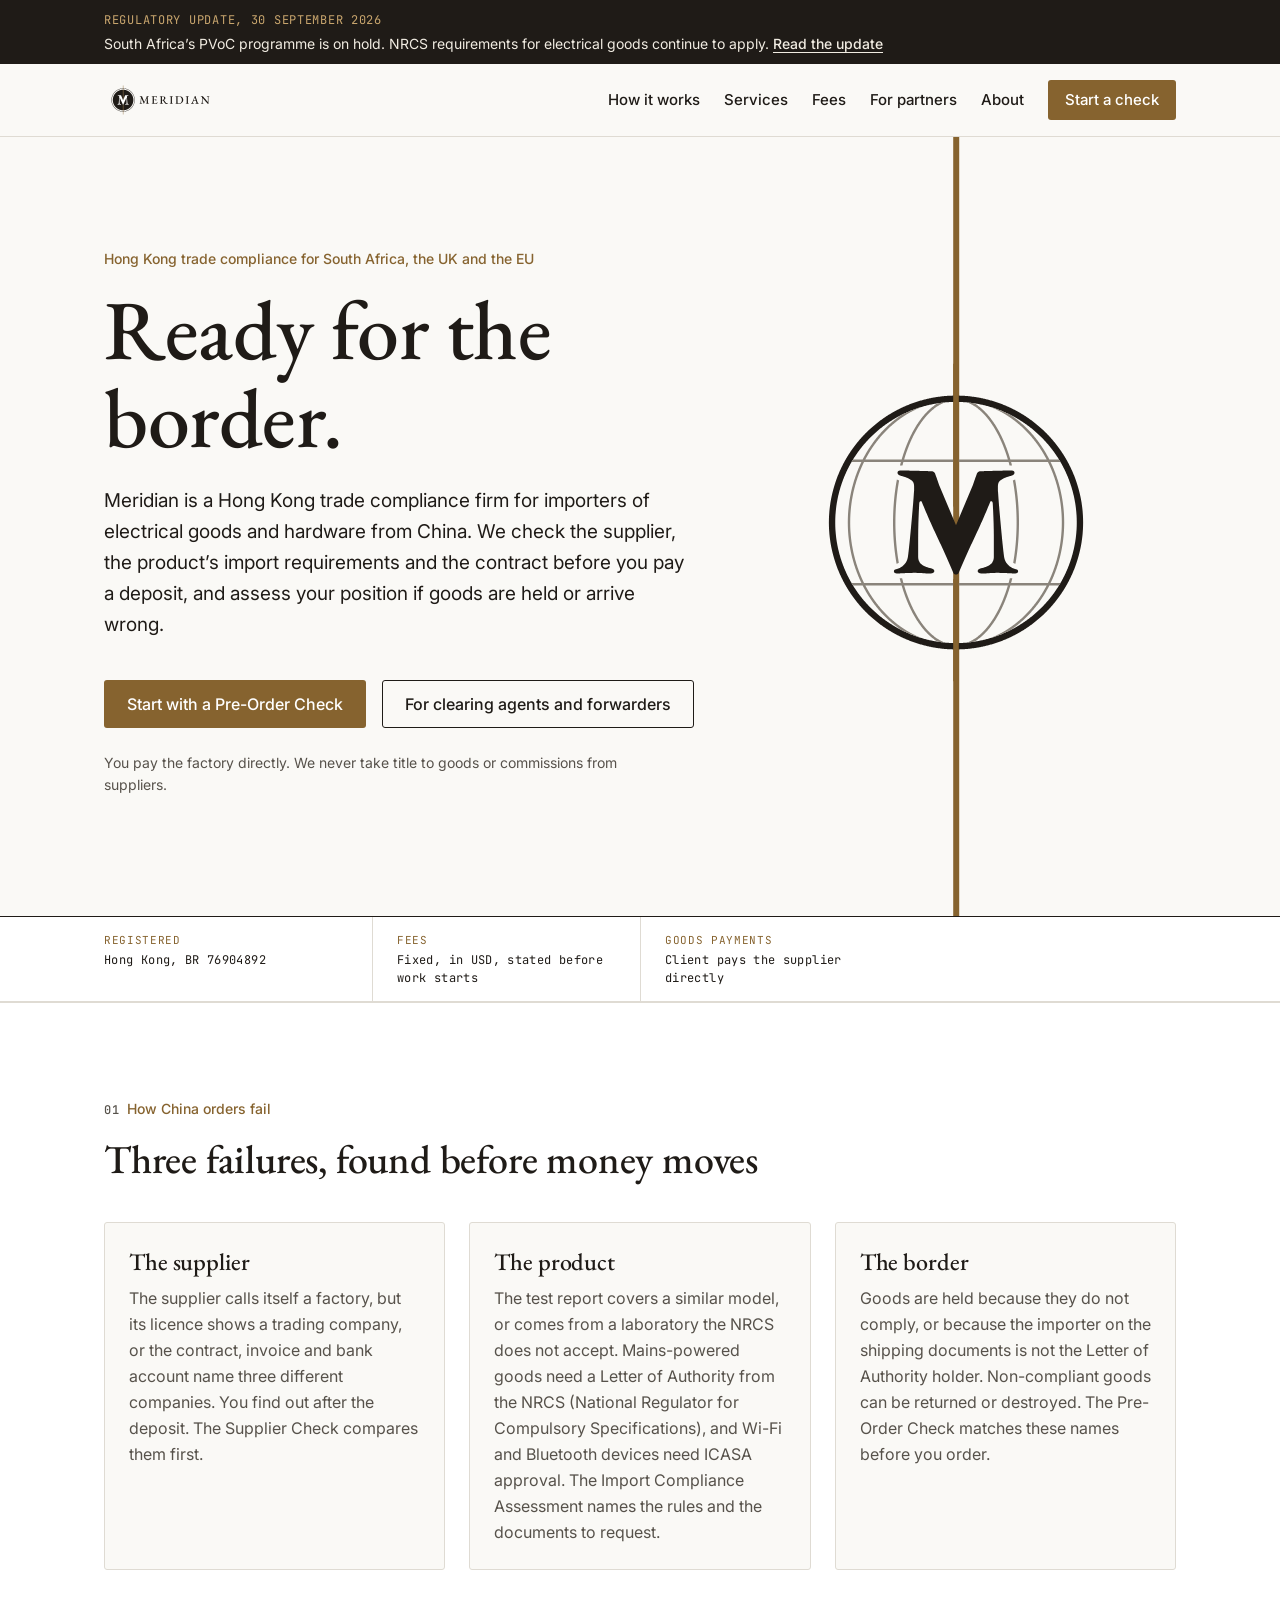
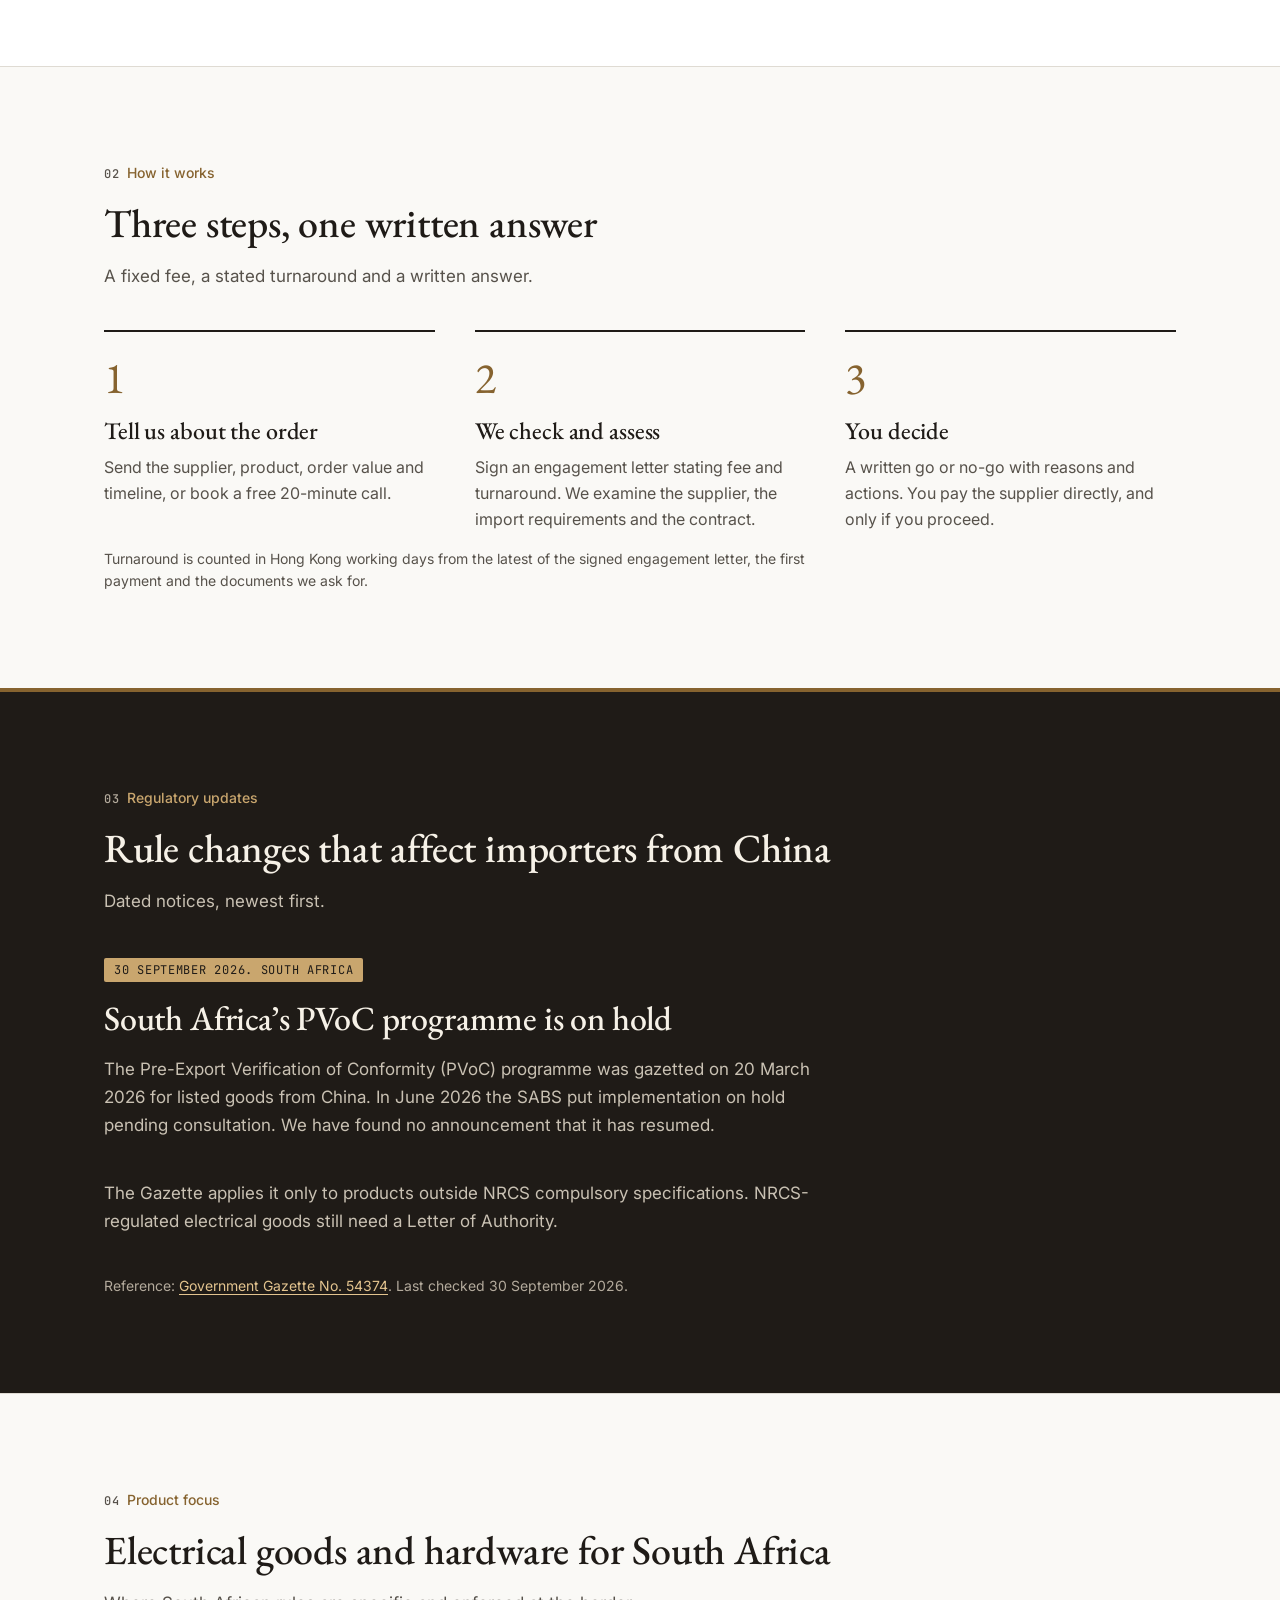
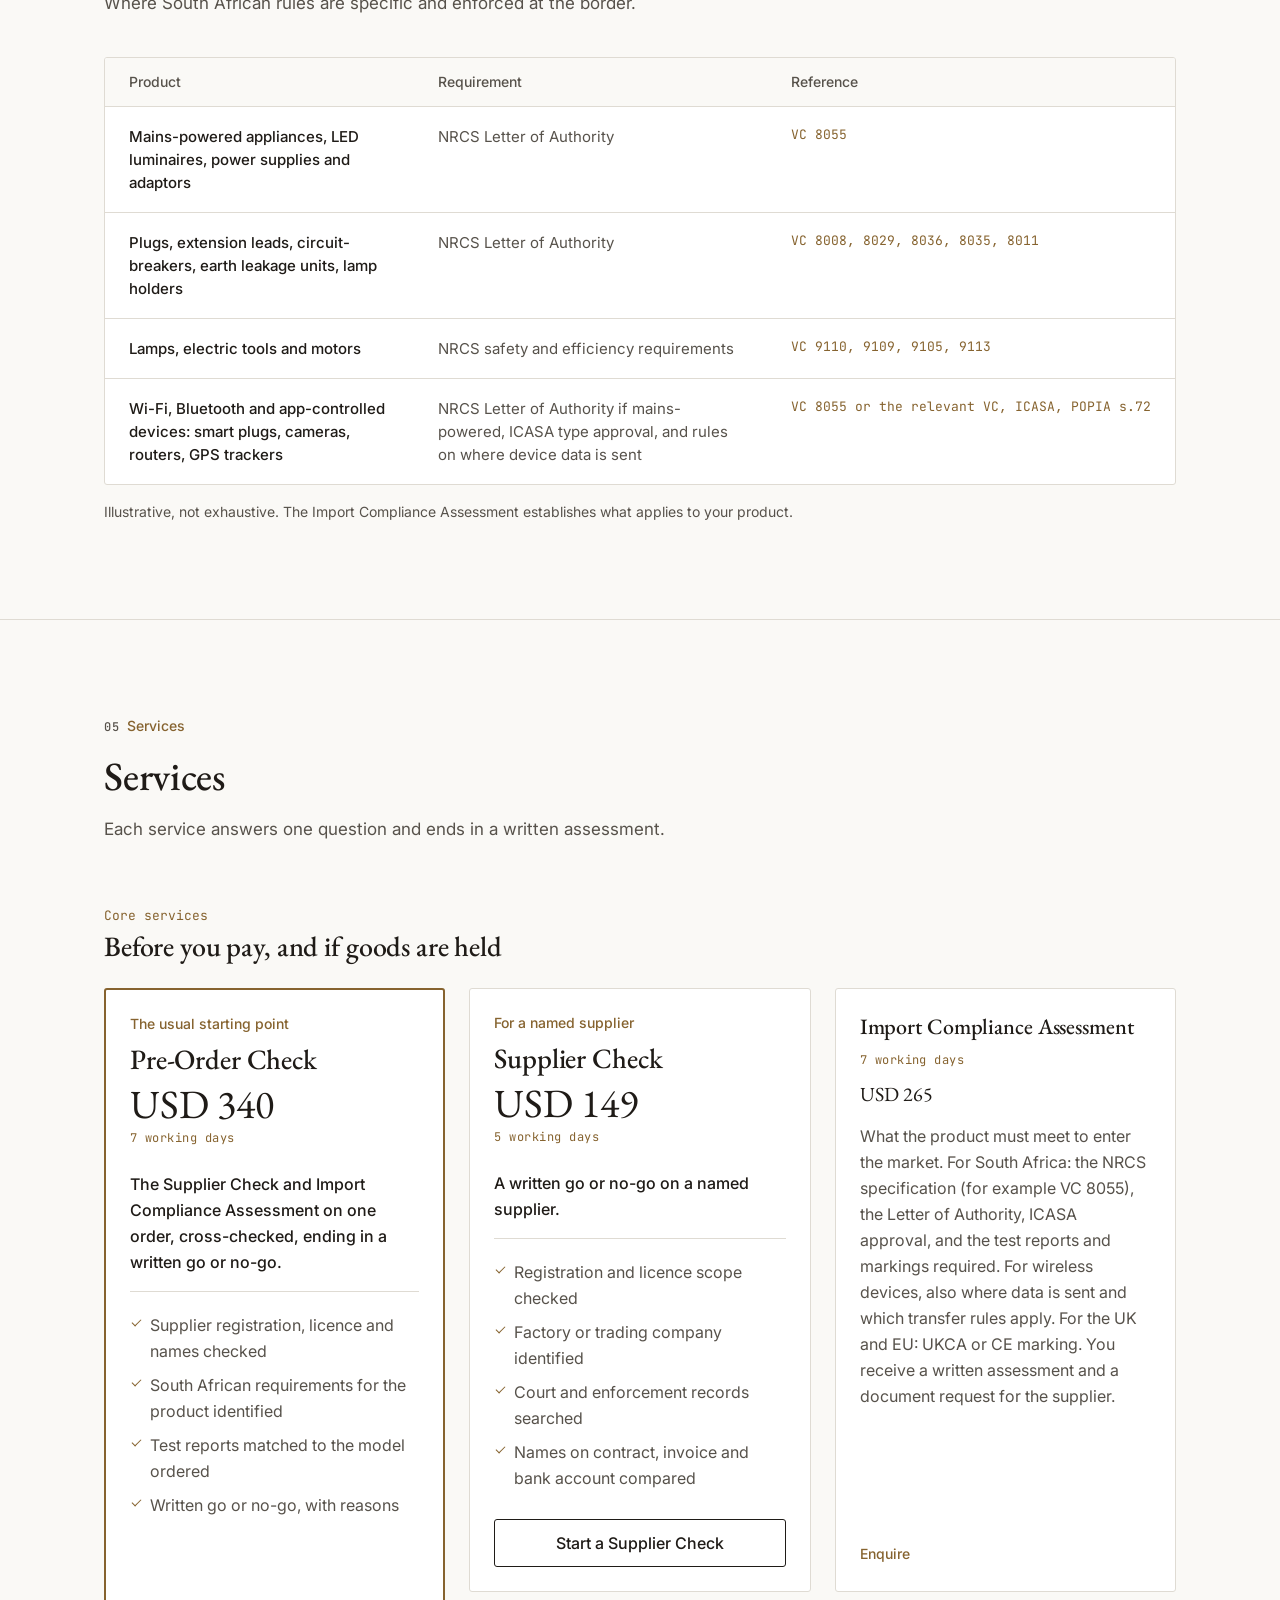
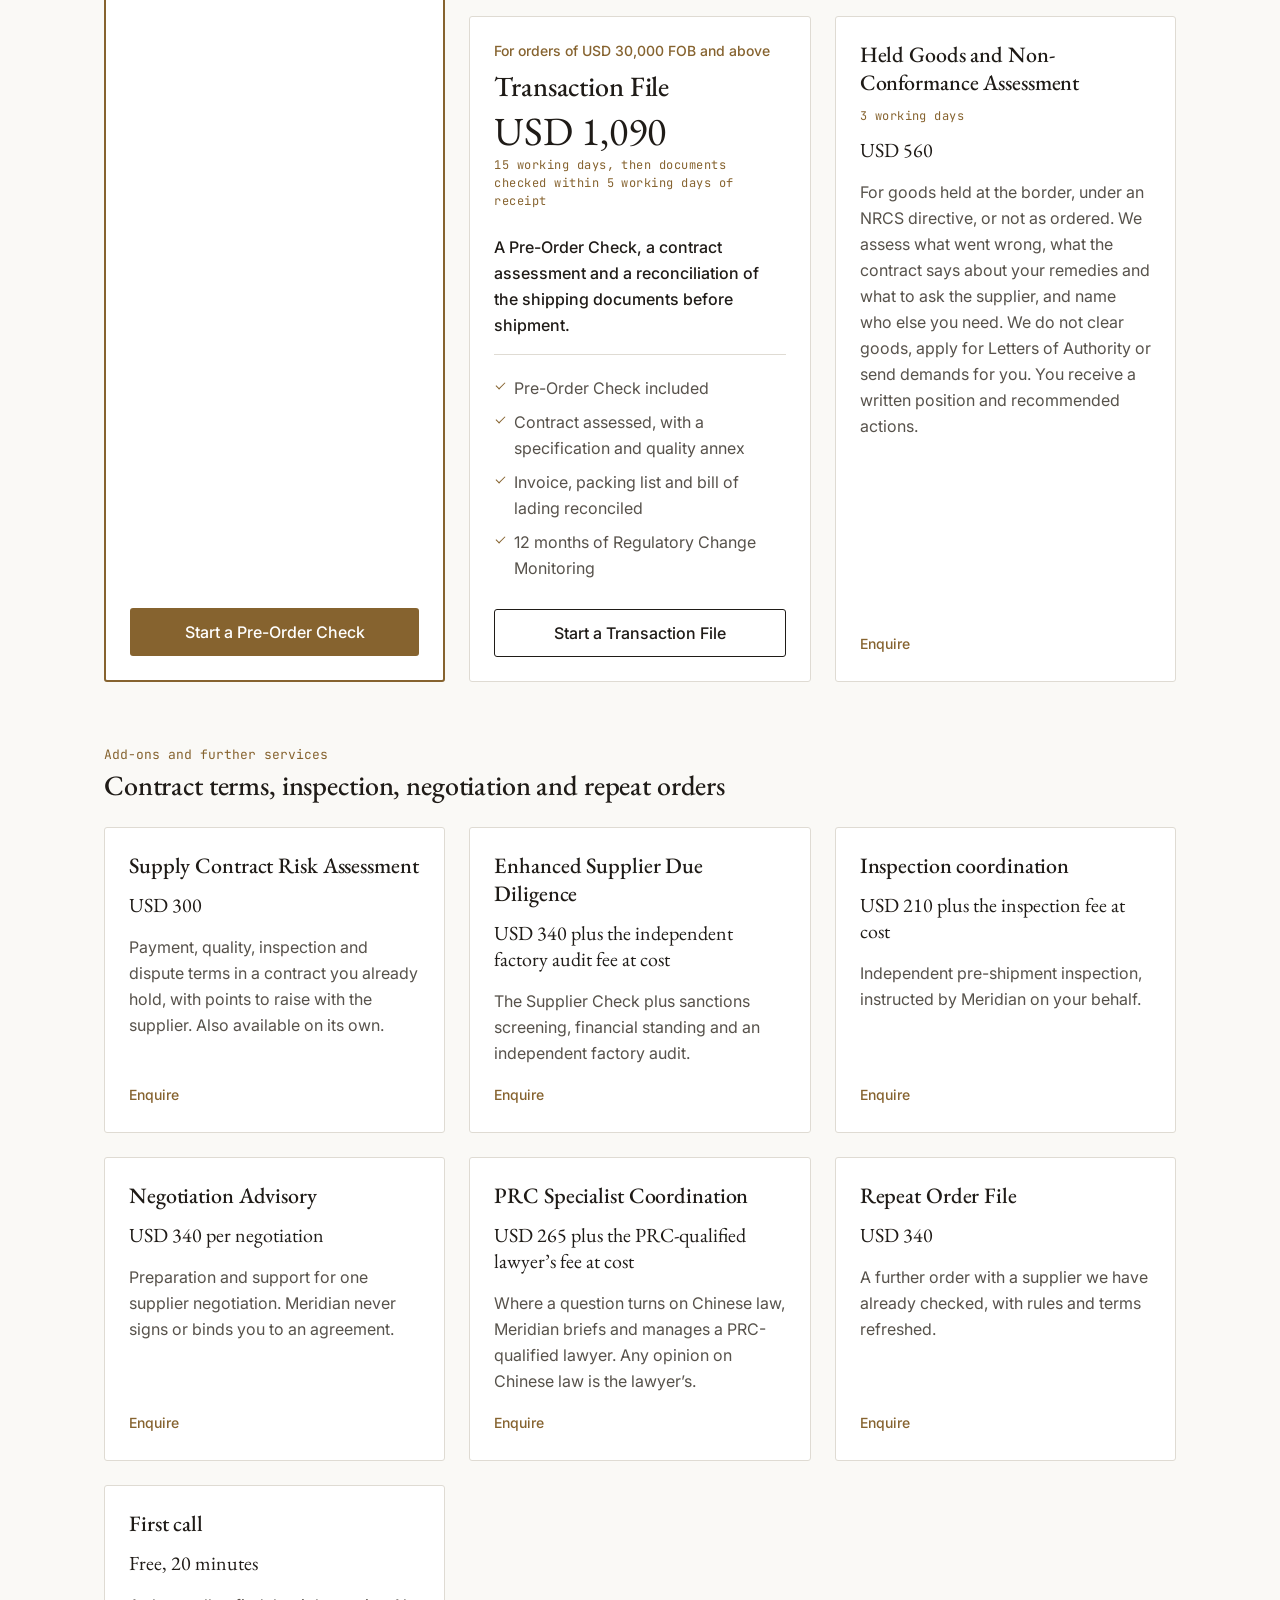
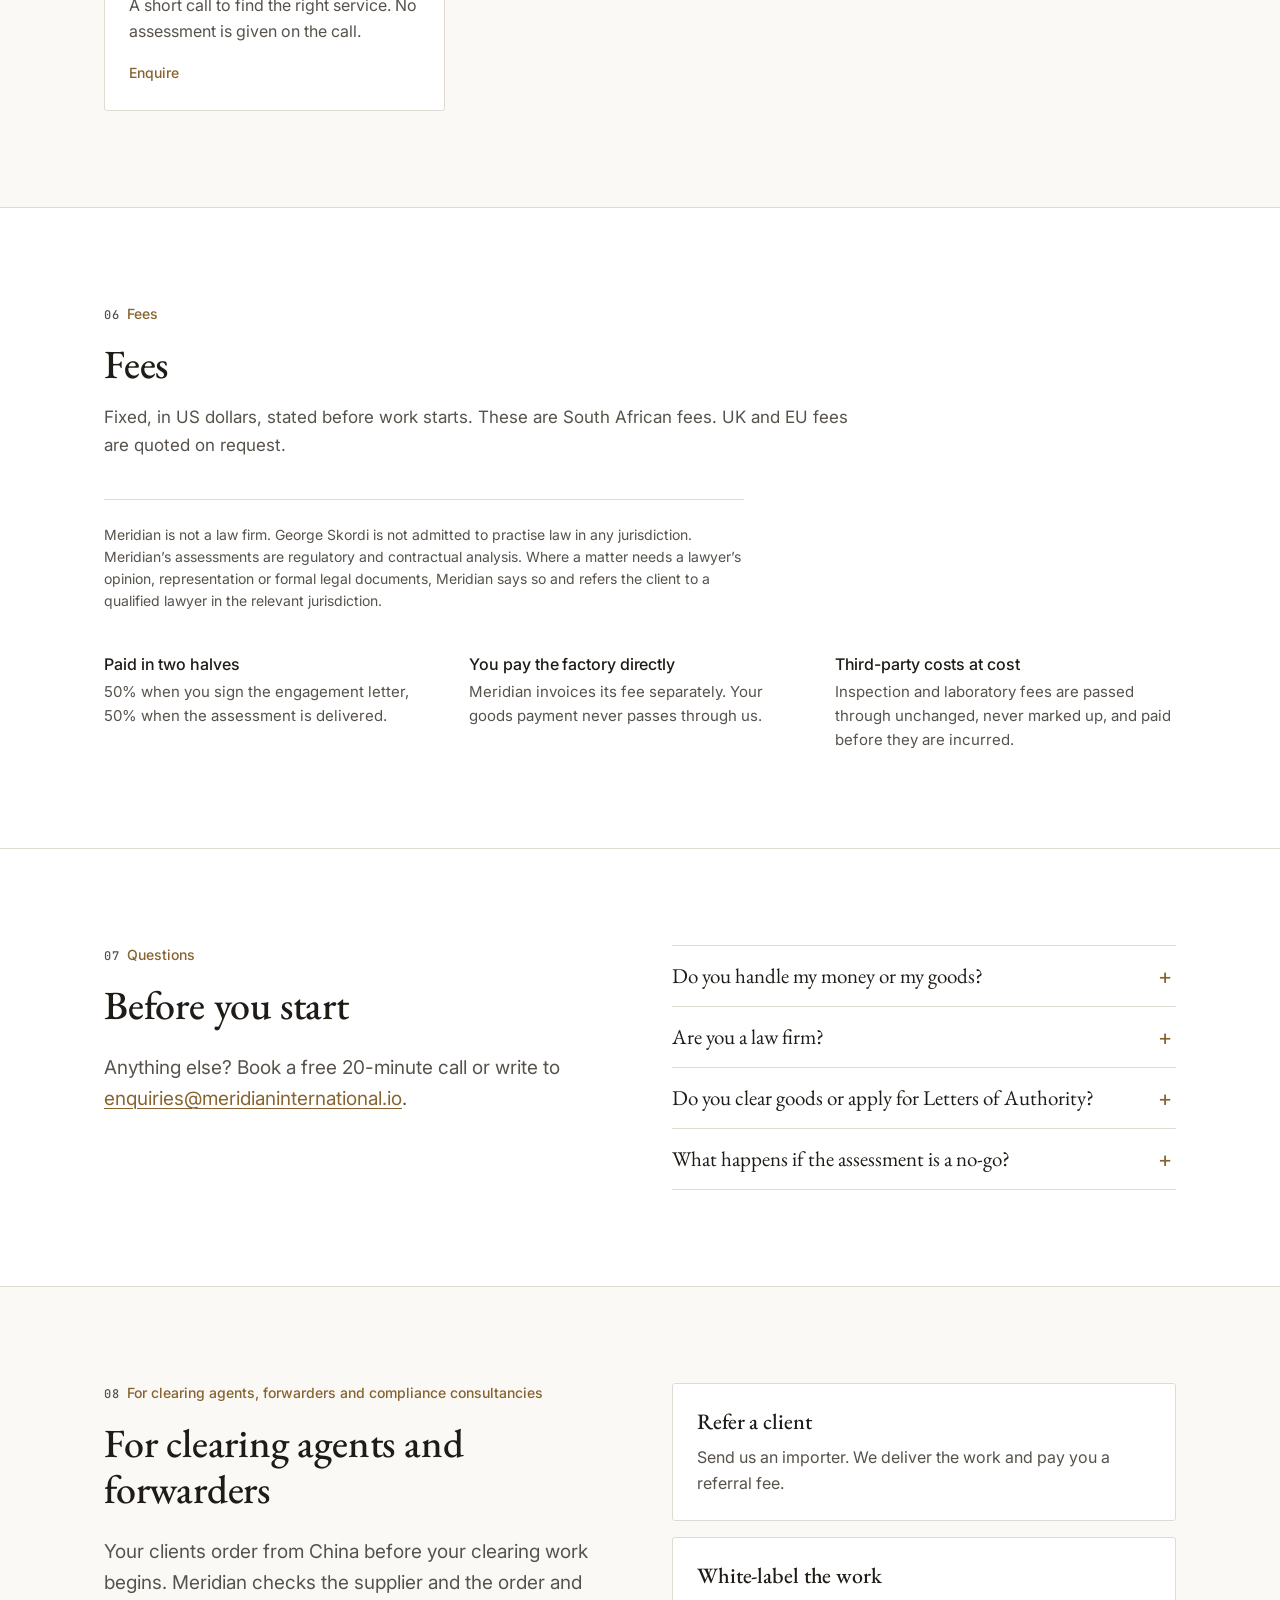
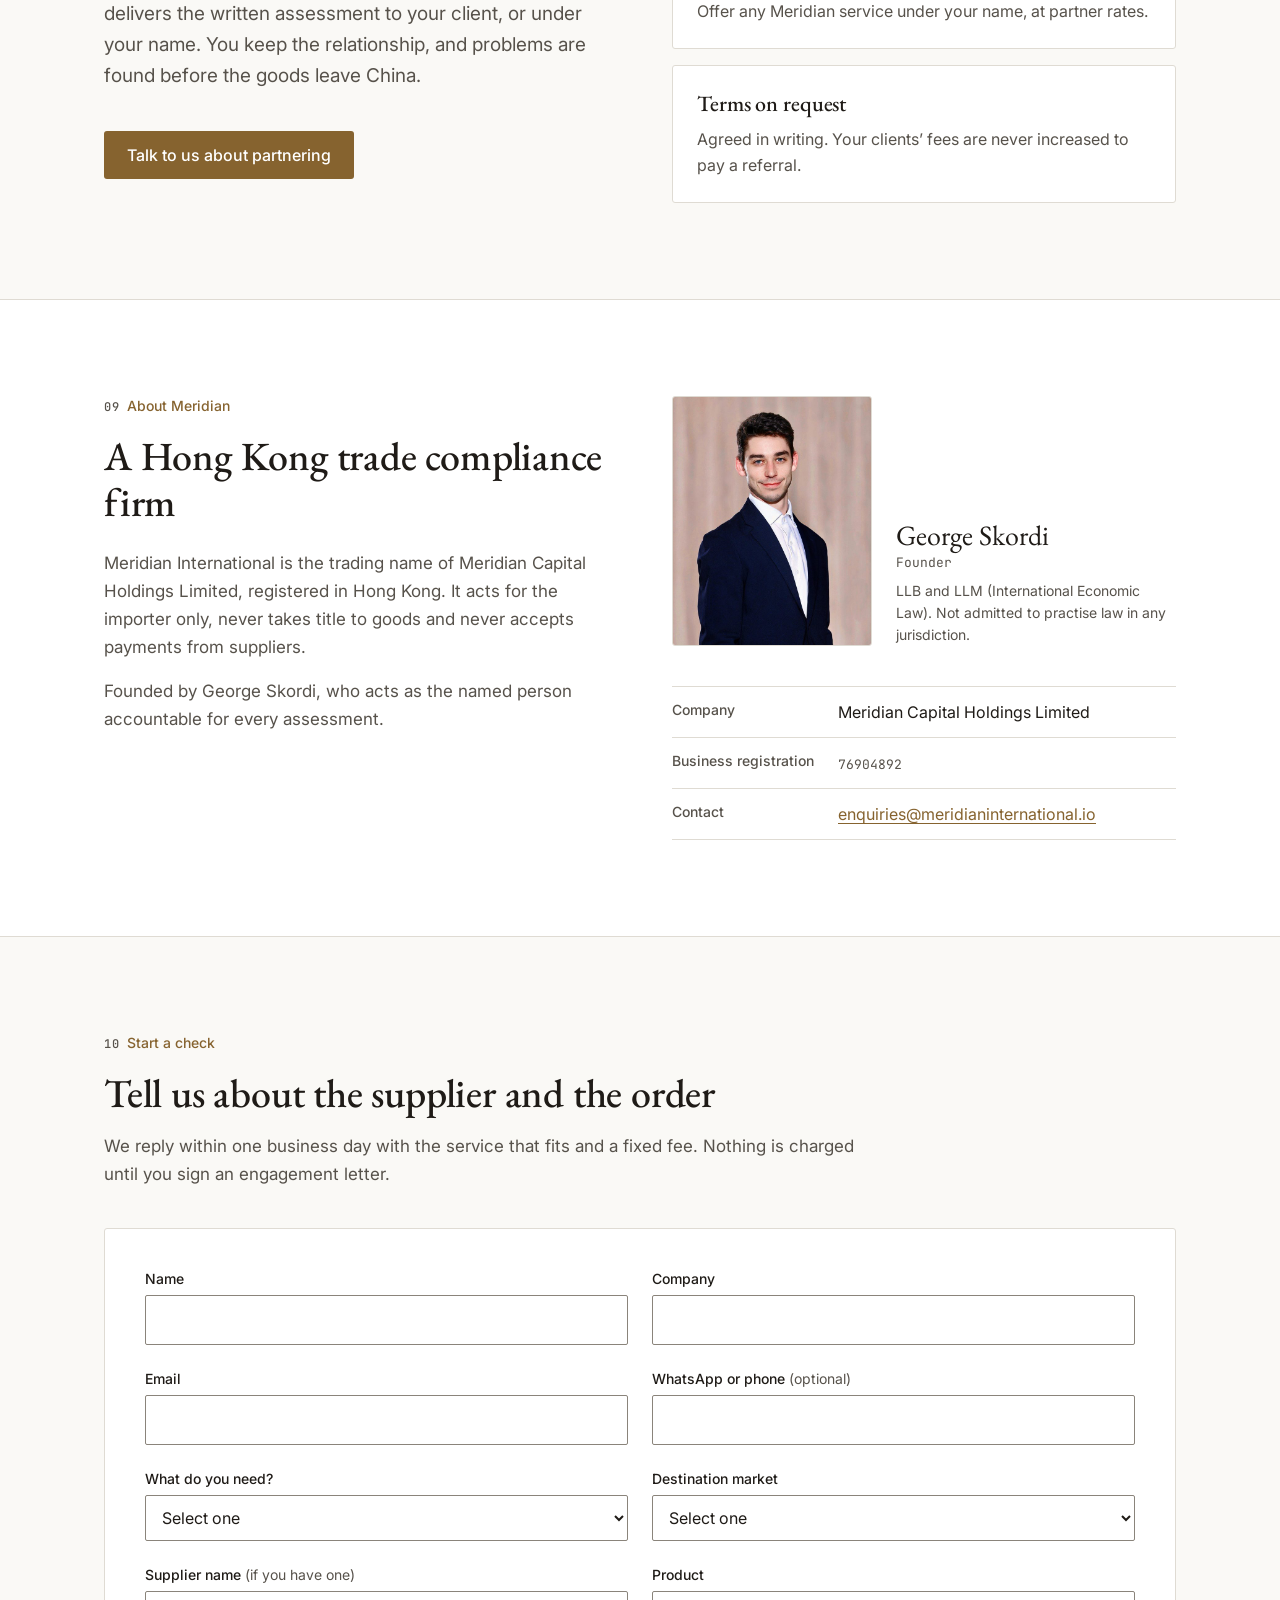
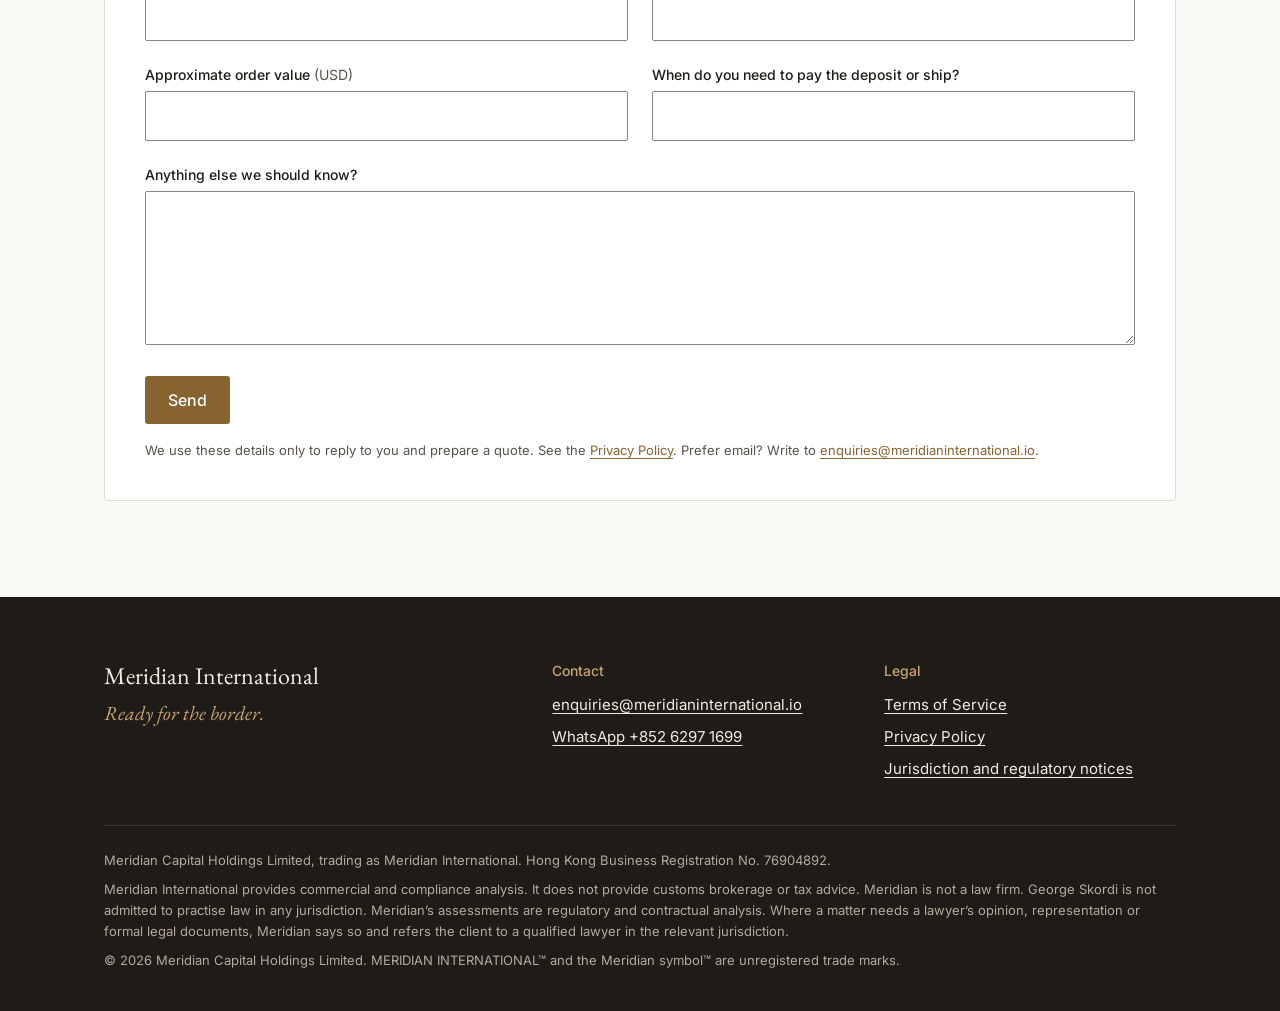
<file: index.html>
<!DOCTYPE html>
<html lang="en">
<head>
  <meta charset="UTF-8">
  <meta name="viewport" content="width=device-width, initial-scale=1.0">
  <title>Meridian International | Hong Kong trade compliance for China-import buyers</title>
  <meta name="description" content="Hong Kong trade compliance firm for importers of electrical goods and hardware from China. Supplier checks, NRCS and ICASA import requirements, contract assessment and help when goods are held. Fixed fees in US dollars.">
  <meta name="theme-color" content="#FAF9F6">
  <meta property="og:title" content="Meridian International: Ready for the border.">
  <meta property="og:description" content="Hong Kong trade compliance firm for importers of electrical goods and hardware from China. Supplier checks, NRCS and ICASA import requirements, contract assessment and help when goods are held. Fixed fees in US dollars.">
  <meta property="og:type" content="website">
  <meta property="og:url" content="https://meridianinternational.io/">
  <link rel="canonical" href="https://meridianinternational.io/">
  <link rel="preconnect" href="https://fonts.googleapis.com">
  <link rel="preconnect" href="https://fonts.gstatic.com" crossorigin>
  <link href="https://fonts.googleapis.com/css2?family=EB+Garamond:ital,wght@0,400;0,500;1,400&family=Inter:wght@400;500&family=JetBrains+Mono:wght@400&display=swap" rel="stylesheet">
  <link rel="stylesheet" href="/assets/site.css">
  <link rel="icon" type="image/svg+xml" href="/favicon.svg">
  <link rel="alternate icon" href="/favicon.ico">
  <link rel="apple-touch-icon" href="/apple-touch-icon.png">
  <script>
    /* Canonical fee list. The only place fee amounts are set. Every price shown
       on the page reads from here, so a price change is a one-line edit. */
    window.MERIDIAN_FEES = {
      'supplier-check':                   'USD 149',
      'import-compliance-assessment':     'USD 265',
      'pre-order-check':                  'USD 340',
      'transaction-file':                 'USD 1,090',
      'held-goods-assessment':            'USD 560',
      'supply-contract-risk-assessment':  'USD 300',
      'enhanced-supplier-due-diligence':  'USD 340 plus the independent factory audit fee at cost',
      'inspection-coordination':          'USD 210 plus the inspection fee at cost',
      'negotiation-advisory':             'USD 340 per negotiation',
      'prc-specialist-coordination':      'USD 265 plus the PRC-qualified lawyer’s fee at cost',
      'repeat-order-file':                'USD 340',
      'regulatory-change-monitoring':     'Included with every Transaction File',
      'first-call':                       'Free, 20 minutes'
        };
  </script>
</head>
<body>
  <a class="skip-link" href="#main">Skip to content</a>

  <div class="notice-bar" role="region" aria-label="Regulatory update">
    <div class="container notice-bar-inner">
      <span class="tag">Regulatory update, 30 September 2026</span>
      <span>South Africa&rsquo;s PVoC programme is on hold. NRCS requirements for electrical goods continue to apply. <a href="#updates">Read the update</a></span>
    </div>
  </div>

  <header class="site-header">
    <div class="container site-header-inner">
      <a class="brand-link" href="/" aria-label="Meridian International, home">
        <img src="/assets/brand/meridian-lockup-compact.svg" alt="Meridian" width="970" height="378">
      </a>
      <nav class="site-nav" aria-label="Main">
        <a href="#how">How it works</a>
        <a href="#services">Services</a>
        <a href="#fees">Fees</a>
        <a href="#partners">For partners</a>
        <a href="#about">About</a>
        <a class="btn btn-primary" href="#start">Start a check</a>
      </nav>
    </div>
  </header>

  <main id="main">

    <!-- Hero -->
    <section class="hero" aria-labelledby="hero-title">
      <div class="container hero-inner">
        <div class="hero-copy">
          <p class="eyebrow">Hong Kong trade compliance for South Africa, the UK and the EU</p>
          <h1 id="hero-title" class="display">Ready for the border.</h1>
          <p class="lead">Meridian is a Hong Kong trade compliance firm for importers of electrical goods and hardware from China. We check the supplier, the product&rsquo;s import requirements and the contract before you pay a deposit, and assess your position if goods are held or arrive wrong.</p>
          <div class="hero-actions">
            <a class="btn btn-primary" href="#start" data-tier="Pre-Order Check">Start with a Pre-Order Check</a>
            <a class="btn btn-secondary" href="#partners">For clearing agents and forwarders</a>
          </div>
          <p class="hero-trust">You pay the factory directly. We never take title to goods or commissions from suppliers.</p>
        </div>
        <div class="hero-mark" aria-hidden="true">
          <img src="/assets/brand/meridian-symbol.svg" alt="" width="236" height="286">
        </div>
      </div>
    </section>

    <!-- Spec strip -->
    <div class="spec-strip">
      <div class="container spec-grid">
        <div class="spec-cell"><span>Registered</span>Hong Kong, BR 76904892</div>
        <div class="spec-cell"><span>Fees</span>Fixed, in USD, stated before work starts</div>
        <div class="spec-cell"><span>Goods payments</span>Client pays the supplier directly</div>
      </div>
    </div>

    <!-- Where imports go wrong -->
    <section class="section section-raised" aria-labelledby="problems-title">
      <div class="container">
        <div class="section-head">
          <p class="eyebrow"><span class="idx">01</span>How China orders fail</p>
          <h2 id="problems-title">Three failures, found before money moves</h2>
        </div>
        <div class="grid-3">
          <article class="card">
            <h3>The supplier</h3>
            <p>The supplier calls itself a factory, but its licence shows a trading company, or the contract, invoice and bank account name three different companies. You find out after the deposit. The Supplier Check compares them first.</p>
          </article>
          <article class="card">
            <h3>The product</h3>
            <p>The test report covers a similar model, or comes from a laboratory the NRCS does not accept. Mains-powered goods need a Letter of Authority from the NRCS (National Regulator for Compulsory Specifications), and Wi-Fi and Bluetooth devices need ICASA approval. The Import Compliance Assessment names the rules and the documents to request.</p>
          </article>
          <article class="card">
            <h3>The border</h3>
            <p>Goods are held because they do not comply, or because the importer on the shipping documents is not the Letter of Authority holder. Non-compliant goods can be returned or destroyed. The Pre-Order Check matches these names before you order.</p>
          </article>
        </div>
      </div>
    </section>

    <!-- How it works -->
    <section class="section" id="how" aria-labelledby="how-title">
      <div class="container">
        <div class="section-head">
          <p class="eyebrow"><span class="idx">02</span>How it works</p>
          <h2 id="how-title">Three steps, one written answer</h2>
          <p>A fixed fee, a stated turnaround and a written answer.</p>
        </div>
        <ol class="steps">
          <li>
            <span class="step-num" aria-hidden="true">1</span>
            <h3>Tell us about the order</h3>
            <p>Send the supplier, product, order value and timeline, or book a free 20-minute call.</p>
          </li>
          <li>
            <span class="step-num" aria-hidden="true">2</span>
            <h3>We check and assess</h3>
            <p>Sign an engagement letter stating fee and turnaround. We examine the supplier, the import requirements and the contract.</p>
          </li>
          <li>
            <span class="step-num" aria-hidden="true">3</span>
            <h3>You decide</h3>
            <p>A written go or no-go with reasons and actions. You pay the supplier directly, and only if you proceed.</p>
          </li>
        </ol>
        <p class="table-note">Turnaround is counted in Hong Kong working days from the latest of the signed engagement letter, the first payment and the documents we ask for.</p>
      </div>
    </section>

    <!-- Regulatory notice: South Africa PVoC (dark band) -->
    <section class="section section-dark" id="updates" aria-labelledby="updates-title">
      <div class="container">
        <div class="section-head">
          <p class="eyebrow"><span class="idx">03</span>Regulatory updates</p>
          <h2 id="updates-title">Rule changes that affect importers from China</h2>
          <p>Dated notices, newest first.</p>
        </div>
        <article class="update-entry" id="pvoc-notice" aria-labelledby="pvoc-title">
        <span class="update-tag">30 September 2026. South Africa</span>
        <h3 id="pvoc-title">South Africa&rsquo;s PVoC programme is on hold</h3>
        <p class="update-lede">The Pre-Export Verification of Conformity (PVoC) programme was gazetted on 20 March 2026 for listed goods from China. In June 2026 the SABS put implementation on hold pending consultation. We have found no announcement that it has resumed.</p>
        <p class="update-lede">The Gazette applies it only to products outside NRCS compulsory specifications. NRCS-regulated electrical goods still need a Letter of Authority.</p>
        <p class="dark-note">Reference: <a href="https://www.gov.za/sites/default/files/gcis_document/202603/54374gon7284.pdf" rel="noopener">Government Gazette No. 54374</a>. Last checked 30 September 2026.</p>
        </article>
      </div>
    </section>

    <!-- Product focus: electrical and hardware -->
    <section class="section" id="focus" aria-labelledby="focus-title">
      <div class="container">
        <div class="section-head">
          <p class="eyebrow"><span class="idx">04</span>Product focus</p>
          <h2 id="focus-title">Electrical goods and hardware for South Africa</h2>
          <p>Where South African rules are specific and enforced at the border.</p>
        </div>
        <div class="fees-wrap">
          <table class="fees method">
            <thead>
              <tr><th scope="col">Product</th><th scope="col">Requirement</th><th scope="col">Reference</th></tr>
            </thead>
            <tbody>
              <tr><td data-label="Product">Mains-powered appliances, LED luminaires, power supplies and adaptors</td><td data-label="Requirement">NRCS Letter of Authority</td><td class="mono" data-label="Reference">VC 8055</td></tr>
              <tr><td data-label="Product">Plugs, extension leads, circuit-breakers, earth leakage units, lamp holders</td><td data-label="Requirement">NRCS Letter of Authority</td><td class="mono" data-label="Reference">VC 8008, 8029, 8036, 8035, 8011</td></tr>
              <tr><td data-label="Product">Lamps, electric tools and motors</td><td data-label="Requirement">NRCS safety and efficiency requirements</td><td class="mono" data-label="Reference">VC 9110, 9109, 9105, 9113</td></tr>
              <tr><td data-label="Product">Wi-Fi, Bluetooth and app-controlled devices: smart plugs, cameras, routers, GPS trackers</td><td data-label="Requirement">NRCS Letter of Authority if mains-powered, ICASA type approval, and rules on where device data is sent</td><td class="mono" data-label="Reference">VC 8055 or the relevant VC, ICASA, POPIA s.72</td></tr>
            </tbody>
          </table>
        </div>
        <p class="table-note">Illustrative, not exhaustive. The Import Compliance Assessment establishes what applies to your product.</p>
      </div>
    </section>

    <!-- Services -->
    <section class="section" id="services" aria-labelledby="services-title">
      <div class="container">
        <div class="section-head">
          <p class="eyebrow"><span class="idx">05</span>Services</p>
          <h2 id="services-title">Services</h2>
          <p>Each service answers one question and ends in a written assessment.</p>
        </div>

        <div class="stage-group">
          <div class="stage-head">
            <p class="check-num">Core services</p>
            <h3>Before you pay, and if goods are held</h3>
          </div>
          <div class="stage-grid core">
            <article class="tier tier-featured">
              <p class="tier-tag">The usual starting point</p>
              <h3>Pre-Order Check</h3>
              <p class="tier-price"><span data-fee="pre-order-check">USD 340</span></p>
              <p class="service-time">7 working days</p>
              <p class="tier-when">The Supplier Check and Import Compliance Assessment on one order, cross-checked, ending in a written go or no-go.</p>
              <ul>
                <li>Supplier registration, licence and names checked</li>
                <li>South African requirements for the product identified</li>
                <li>Test reports matched to the model ordered</li>
                <li>Written go or no-go, with reasons</li>
              </ul>
              <a class="btn btn-primary" href="#start" data-tier="Pre-Order Check">Start a Pre-Order Check</a>
            </article>
            <article class="tier">
              <p class="tier-tag">For a named supplier</p>
              <h3>Supplier Check</h3>
              <p class="tier-price"><span data-fee="supplier-check">USD 149</span></p>
              <p class="service-time">5 working days</p>
              <p class="tier-when">A written go or no-go on a named supplier.</p>
              <ul>
                <li>Registration and licence scope checked</li>
                <li>Factory or trading company identified</li>
                <li>Court and enforcement records searched</li>
                <li>Names on contract, invoice and bank account compared</li>
              </ul>
              <a class="btn btn-secondary" href="#start" data-tier="Supplier Check">Start a Supplier Check</a>
            </article>
            <article class="card service-card">
              <h3>Import Compliance Assessment</h3>
              <p class="service-time">7 working days</p>
              <p>What the product must meet to enter the market. For South Africa: the NRCS specification (for example VC 8055), the Letter of Authority, ICASA approval, and the test reports and markings required. For wireless devices, also where data is sent and which transfer rules apply. For the UK and EU: UKCA or CE marking. You receive a written assessment and a document request for the supplier.</p>
              <p class="service-fee"><span data-fee="import-compliance-assessment">USD 265</span></p>
              <a class="service-cta" href="#start" data-tier="Import Compliance Assessment">Enquire</a>
            </article>
            <article class="tier">
              <p class="tier-tag">For orders of USD 30,000 FOB and above</p>
              <h3>Transaction File</h3>
              <p class="tier-price"><span data-fee="transaction-file">USD 1,090</span></p>
              <p class="service-time">15 working days, then documents checked within 5 working days of receipt</p>
              <p class="tier-when">A Pre-Order Check, a contract assessment and a reconciliation of the shipping documents before shipment.</p>
              <ul>
                <li>Pre-Order Check included</li>
                <li>Contract assessed, with a specification and quality annex</li>
                <li>Invoice, packing list and bill of lading reconciled</li>
                <li>12 months of Regulatory Change Monitoring</li>
              </ul>
              <a class="btn btn-secondary" href="#start" data-tier="Transaction File">Start a Transaction File</a>
            </article>
            <article class="card service-card">
              <h3>Held Goods and Non-Conformance Assessment</h3>
              <p class="service-time">3 working days</p>
              <p>For goods held at the border, under an NRCS directive, or not as ordered. We assess what went wrong, what the contract says about your remedies and what to ask the supplier, and name who else you need. We do not clear goods, apply for Letters of Authority or send demands for you. You receive a written position and recommended actions.</p>
              <p class="service-fee"><span data-fee="held-goods-assessment">USD 560</span></p>
              <a class="service-cta" href="#start" data-tier="Held Goods and Non-Conformance Assessment">Enquire</a>
            </article>
          </div>
        </div>

        <div class="stage-group">
          <div class="stage-head">
            <p class="check-num">Add-ons and further services</p>
            <h3>Contract terms, inspection, negotiation and repeat orders</h3>
          </div>
          <div class="stage-grid">
            <article class="card service-card">
              <h3>Supply Contract Risk Assessment</h3>
              <p>Payment, quality, inspection and dispute terms in a contract you already hold, with points to raise with the supplier. Also available on its own.</p>
              <p class="service-fee"><span data-fee="supply-contract-risk-assessment">USD 300</span></p>
              <a class="service-cta" href="#start" data-tier="Supply Contract Risk Assessment">Enquire</a>
            </article>
            <article class="card service-card">
              <h3>Enhanced Supplier Due Diligence</h3>
              <p>The Supplier Check plus sanctions screening, financial standing and an independent factory audit.</p>
              <p class="service-fee"><span data-fee="enhanced-supplier-due-diligence">USD 340 plus the independent factory audit fee at cost</span></p>
              <a class="service-cta" href="#start" data-tier="Enhanced Supplier Due Diligence">Enquire</a>
            </article>
            <article class="card service-card">
              <h3>Inspection coordination</h3>
              <p>Independent pre-shipment inspection, instructed by Meridian on your behalf.</p>
              <p class="service-fee"><span data-fee="inspection-coordination">USD 210 plus the inspection fee at cost</span></p>
              <a class="service-cta" href="#start" data-tier="Inspection coordination">Enquire</a>
            </article>
            <article class="card service-card">
              <h3>Negotiation Advisory</h3>
              <p>Preparation and support for one supplier negotiation. Meridian never signs or binds you to an agreement.</p>
              <p class="service-fee"><span data-fee="negotiation-advisory">USD 340 per negotiation</span></p>
              <a class="service-cta" href="#start" data-tier="Negotiation Advisory">Enquire</a>
            </article>
            <article class="card service-card">
              <h3>PRC Specialist Coordination</h3>
              <p>Where a question turns on Chinese law, Meridian briefs and manages a PRC-qualified lawyer. Any opinion on Chinese law is the lawyer&rsquo;s.</p>
              <p class="service-fee"><span data-fee="prc-specialist-coordination">USD 265 plus the PRC-qualified lawyer&rsquo;s fee at cost</span></p>
              <a class="service-cta" href="#start" data-tier="PRC Specialist Coordination">Enquire</a>
            </article>
            <article class="card service-card">
              <h3>Repeat Order File</h3>
              <p>A further order with a supplier we have already checked, with rules and terms refreshed.</p>
              <p class="service-fee"><span data-fee="repeat-order-file">USD 340</span></p>
              <a class="service-cta" href="#start" data-tier="Repeat Order File">Enquire</a>
            </article>
            <article class="card service-card">
              <h3>First call</h3>
              <p>A short call to find the right service. No assessment is given on the call.</p>
              <p class="service-fee"><span data-fee="first-call">Free, 20 minutes</span></p>
              <a class="service-cta" href="#start" data-tier="First call">Enquire</a>
            </article>
          </div>
        </div>

      </div>
    </section>

    <!-- Fees -->
    <section class="section section-raised" id="fees" aria-labelledby="fees-title">
      <div class="container">
        <div class="section-head">
          <p class="eyebrow"><span class="idx">06</span>Fees</p>
          <h2 id="fees-title">Fees</h2>
          <p>Fixed, in US dollars, stated before work starts. These are South African fees. UK and EU fees are quoted on request.</p>
        </div>
        <p class="fees-disclosure">Meridian is not a law firm. George Skordi is not admitted to practise law in any jurisdiction. Meridian&rsquo;s assessments are regulatory and contractual analysis. Where a matter needs a lawyer&rsquo;s opinion, representation or formal legal documents, Meridian says so and refers the client to a qualified lawyer in the relevant jurisdiction.</p>

        <div class="rules">
          <div class="rule-item">
            <h3>Paid in two halves</h3>
            <p>50% when you sign the engagement letter, 50% when the assessment is delivered.</p>
          </div>
          <div class="rule-item">
            <h3>You pay the factory directly</h3>
            <p>Meridian invoices its fee separately. Your goods payment never passes through us.</p>
          </div>
          <div class="rule-item">
            <h3>Third-party costs at cost</h3>
            <p>Inspection and laboratory fees are passed through unchanged, never marked up, and paid before they are incurred.</p>
          </div>
        </div>
      </div>
    </section>

    <!-- FAQ -->
    <section class="section section-raised" id="faq" aria-labelledby="faq-title">
      <div class="container split">
        <div>
          <p class="eyebrow"><span class="idx">07</span>Questions</p>
          <h2 id="faq-title">Before you start</h2>
          <p class="lead muted" style="margin-top: var(--space-4);">Anything else? Book a free 20-minute call or write to <a href="mailto:enquiries@meridianinternational.io">enquiries@meridianinternational.io</a>.</p>
        </div>
        <div class="faq">
          <details>
            <summary>Do you handle my money or my goods?</summary>
            <p>No. You pay the supplier directly. We never take title to goods or commissions from suppliers.</p>
          </details>
          <details>
            <summary>Are you a law firm?</summary>
            <p>No. Meridian provides regulatory and contractual analysis. Where a matter needs a lawyer&rsquo;s opinion, representation or formal legal documents, we say so and refer you to a qualified lawyer.</p>
          </details>
          <details>
            <summary>Do you clear goods or apply for Letters of Authority?</summary>
            <p>No. We assess what applies and who must act. Your licensed clearing agent clears goods.</p>
          </details>
          <details>
            <summary>What happens if the assessment is a no-go?</summary>
            <p>You get the reasons and what would need to change. Further work is quoted before it starts.</p>
          </details>
        </div>
      </div>
    </section>

    <!-- Partners -->
    <section class="section" id="partners" aria-labelledby="partners-title">
      <div class="container split">
        <div>
          <p class="eyebrow"><span class="idx">08</span>For clearing agents, forwarders and compliance consultancies</p>
          <h2 id="partners-title">For clearing agents and forwarders</h2>
          <p class="lead muted" style="margin-top: var(--space-4);">Your clients order from China before your clearing work begins. Meridian checks the supplier and the order and delivers the written assessment to your client, or under your name. You keep the relationship, and problems are found before the goods leave China.</p>
          <div class="hero-actions">
            <a class="btn btn-primary" href="#start" data-tier="Partner enquiry">Talk to us about partnering</a>
          </div>
        </div>
        <div class="partner-options">
          <article class="card">
            <h3>Refer a client</h3>
            <p>Send us an importer. We deliver the work and pay you a referral fee.</p>
          </article>
          <article class="card">
            <h3>White-label the work</h3>
            <p>Offer any Meridian service under your name, at partner rates.</p>
          </article>
          <article class="card">
            <h3>Terms on request</h3>
            <p>Agreed in writing. Your clients&rsquo; fees are never increased to pay a referral.</p>
          </article>
        </div>
      </div>
    </section>

    <!-- About -->
    <section class="section section-raised" id="about" aria-labelledby="about-title">
      <div class="container split">
        <div class="prose">
          <p class="eyebrow"><span class="idx">09</span>About Meridian</p>
          <h2 id="about-title">A Hong Kong trade compliance firm</h2>
          <p style="margin-top: var(--space-4);">Meridian International is the trading name of Meridian Capital Holdings Limited, registered in Hong Kong. It acts for the importer only, never takes title to goods and never accepts payments from suppliers.</p>
          <p>Founded by George Skordi, who acts as the named person accountable for every assessment.</p>
        </div>
        <div>
          <div class="founder">
            <img src="/assets/george-skordi.jpg" alt="George Skordi, founder of Meridian International" width="640" height="800" loading="lazy">
            <div>
              <p class="founder-name">George Skordi</p>
              <p class="reference">Founder</p>
              <p class="small muted">LLB and LLM (International Economic Law). Not admitted to practise law in any jurisdiction.</p>
            </div>
          </div>
          <dl class="facts">
          <div><dt>Company</dt><dd>Meridian Capital Holdings Limited</dd></div>
          <div><dt>Business registration</dt><dd><span class="reference">76904892</span></dd></div>
          <div><dt>Contact</dt><dd><a href="mailto:enquiries@meridianinternational.io">enquiries@meridianinternational.io</a></dd></div>
          </dl>
        </div>
      </div>
    </section>

    <!-- Start -->
    <section class="section" id="start" aria-labelledby="start-title">
      <div class="container">
        <div class="section-head">
          <p class="eyebrow"><span class="idx">10</span>Start a check</p>
          <h2 id="start-title">Tell us about the supplier and the order</h2>
          <p>We reply within one business day with the service that fits and a fixed fee. Nothing is charged until you sign an engagement letter.</p>
        </div>

        <div class="form-card">
          <form id="enquiryForm" novalidate>
            <input type="text" name="website_hp" class="hp-field" tabindex="-1" autocomplete="off" aria-hidden="true">
            <div class="form-grid">
              <div class="field">
                <label for="ef-name">Name</label>
                <input type="text" id="ef-name" name="name" autocomplete="name" required>
              </div>
              <div class="field">
                <label for="ef-company">Company</label>
                <input type="text" id="ef-company" name="company" autocomplete="organization">
              </div>
              <div class="field">
                <label for="ef-email">Email</label>
                <input type="email" id="ef-email" name="email" autocomplete="email" required>
              </div>
              <div class="field">
                <label for="ef-phone">WhatsApp or phone <span class="hint">(optional)</span></label>
                <input type="tel" id="ef-phone" name="phone" autocomplete="tel">
              </div>
              <div class="field">
                <label for="ef-type">What do you need?</label>
                <select id="ef-type" name="enquiry_type" required>
                  <option value="">Select one</option>
                  <option>Pre-Order Check</option>
                  <option>Supplier Check</option>
                  <option>Import Compliance Assessment</option>
                  <option>Transaction File</option>
                  <option>Held Goods and Non-Conformance Assessment</option>
                  <option>Supply Contract Risk Assessment</option>
                  <option>Enhanced Supplier Due Diligence</option>
                  <option>Inspection coordination</option>
                  <option>Negotiation Advisory</option>
                  <option>PRC Specialist Coordination</option>
                  <option>Repeat Order File</option>
                  <option>First call</option>
                  <option>Partner enquiry</option>
                  <option>Not sure yet</option>
                </select>
              </div>
              <div class="field">
                <label for="ef-market">Destination market</label>
                <select id="ef-market" name="destination_market">
                  <option value="">Select one</option>
                  <option>South Africa</option>
                  <option>United Kingdom</option>
                  <option>European Union</option>
                  <option>Other</option>
                </select>
              </div>
              <div class="field">
                <label for="ef-suppliers">Supplier name <span class="hint">(if you have one)</span></label>
                <input type="text" id="ef-suppliers" name="existing_suppliers">
              </div>
              <div class="field">
                <label for="ef-product">Product</label>
                <input type="text" id="ef-product" name="product_category">
              </div>
              <div class="field">
                <label for="ef-value">Approximate order value <span class="hint">(USD)</span></label>
                <input type="text" id="ef-value" name="order_value" inputmode="decimal">
              </div>
              <div class="field">
                <label for="ef-timeline">When do you need to pay the deposit or ship?</label>
                <input type="text" id="ef-timeline" name="timeline">
              </div>
              <div class="field field-full">
                <label for="ef-message">Anything else we should know?</label>
                <textarea id="ef-message" name="message" rows="5" required></textarea>
              </div>
            </div>
            <div class="form-actions">
              <button type="submit" class="btn btn-primary form-submit">Send</button>
              <p class="form-status" id="formStatus" role="status" aria-live="polite"></p>
            </div>
            <p class="form-fineprint">We use these details only to reply to you and prepare a quote. See the <a href="/privacy.html">Privacy Policy</a>. Prefer email? Write to <a href="mailto:enquiries@meridianinternational.io">enquiries@meridianinternational.io</a>.</p>
          </form>
        </div>
      </div>
    </section>

  </main>

  <footer class="site-footer">
    <div class="container">
      <div class="footer-grid">
        <div>
          <p class="footer-name">Meridian International</p>
          <p class="footer-tagline">Ready for the border.</p>
        </div>
        <div>
          <p class="footer-head">Contact</p>
          <ul>
            <li><a href="mailto:enquiries@meridianinternational.io">enquiries@meridianinternational.io</a></li>
            <li><a href="https://wa.me/85262971699" rel="noopener">WhatsApp +852 6297 1699</a></li>
          </ul>
        </div>
        <div>
          <p class="footer-head">Legal</p>
          <ul>
            <li><a href="/terms.html">Terms of Service</a></li>
            <li><a href="/privacy.html">Privacy Policy</a></li>
            <li><a href="/jurisdiction.html">Jurisdiction and regulatory notices</a></li>
          </ul>
        </div>
      </div>
      <div class="footer-legal">
        <p>Meridian Capital Holdings Limited, trading as Meridian International. Hong Kong Business Registration No. 76904892.</p>
        <p>Meridian International provides commercial and compliance analysis. It does not provide customs brokerage or tax advice. Meridian is not a law firm. George Skordi is not admitted to practise law in any jurisdiction. Meridian&rsquo;s assessments are regulatory and contractual analysis. Where a matter needs a lawyer&rsquo;s opinion, representation or formal legal documents, Meridian says so and refers the client to a qualified lawyer in the relevant jurisdiction.</p>
        <p>&copy; 2026 Meridian Capital Holdings Limited. MERIDIAN INTERNATIONAL&trade; and the Meridian symbol&trade; are unregistered trade marks.</p>
      </div>
    </div>
  </footer>

  <script>
    (function () {
      // Fill every fee display from the one canonical price list in <head>.
      document.querySelectorAll('[data-fee]').forEach(function (el) {
        var fee = window.MERIDIAN_FEES[el.getAttribute('data-fee')];
        if (fee) el.textContent = fee;
      });

      // Pre-select the File tier when a tier button is used.
      var typeSelect = document.getElementById('ef-type');
      document.querySelectorAll('[data-tier]').forEach(function (link) {
        link.addEventListener('click', function () {
          typeSelect.value = link.getAttribute('data-tier');
        });
      });

      // Submit to the Meridian platform's enquiry function (same endpoint as before).
      var form = document.getElementById('enquiryForm');
      var status = document.getElementById('formStatus');
      form.addEventListener('submit', async function (e) {
        e.preventDefault();
        if (!form.checkValidity()) {
          form.reportValidity();
          return;
        }
        var btn = form.querySelector('.form-submit');
        btn.disabled = true;
        status.textContent = 'Sending';
        var payload = Object.fromEntries(new FormData(form).entries());
        try {
          var res = await fetch('https://platform.meridianinternational.io/.netlify/functions/submit-enquiry', {
            method: 'POST',
            headers: { 'Content-Type': 'application/json' },
            body: JSON.stringify(payload)
          });
          if (!res.ok) throw new Error('Request failed');
          status.textContent = 'Thank you. Your enquiry has been received, and we will reply within one business day.';
          form.reset();
        } catch (err) {
          status.textContent = 'Something went wrong. Please email enquiries@meridianinternational.io directly.';
        } finally {
          btn.disabled = false;
        }
      });
    })();
  </script>
</body>
</html>
</file>
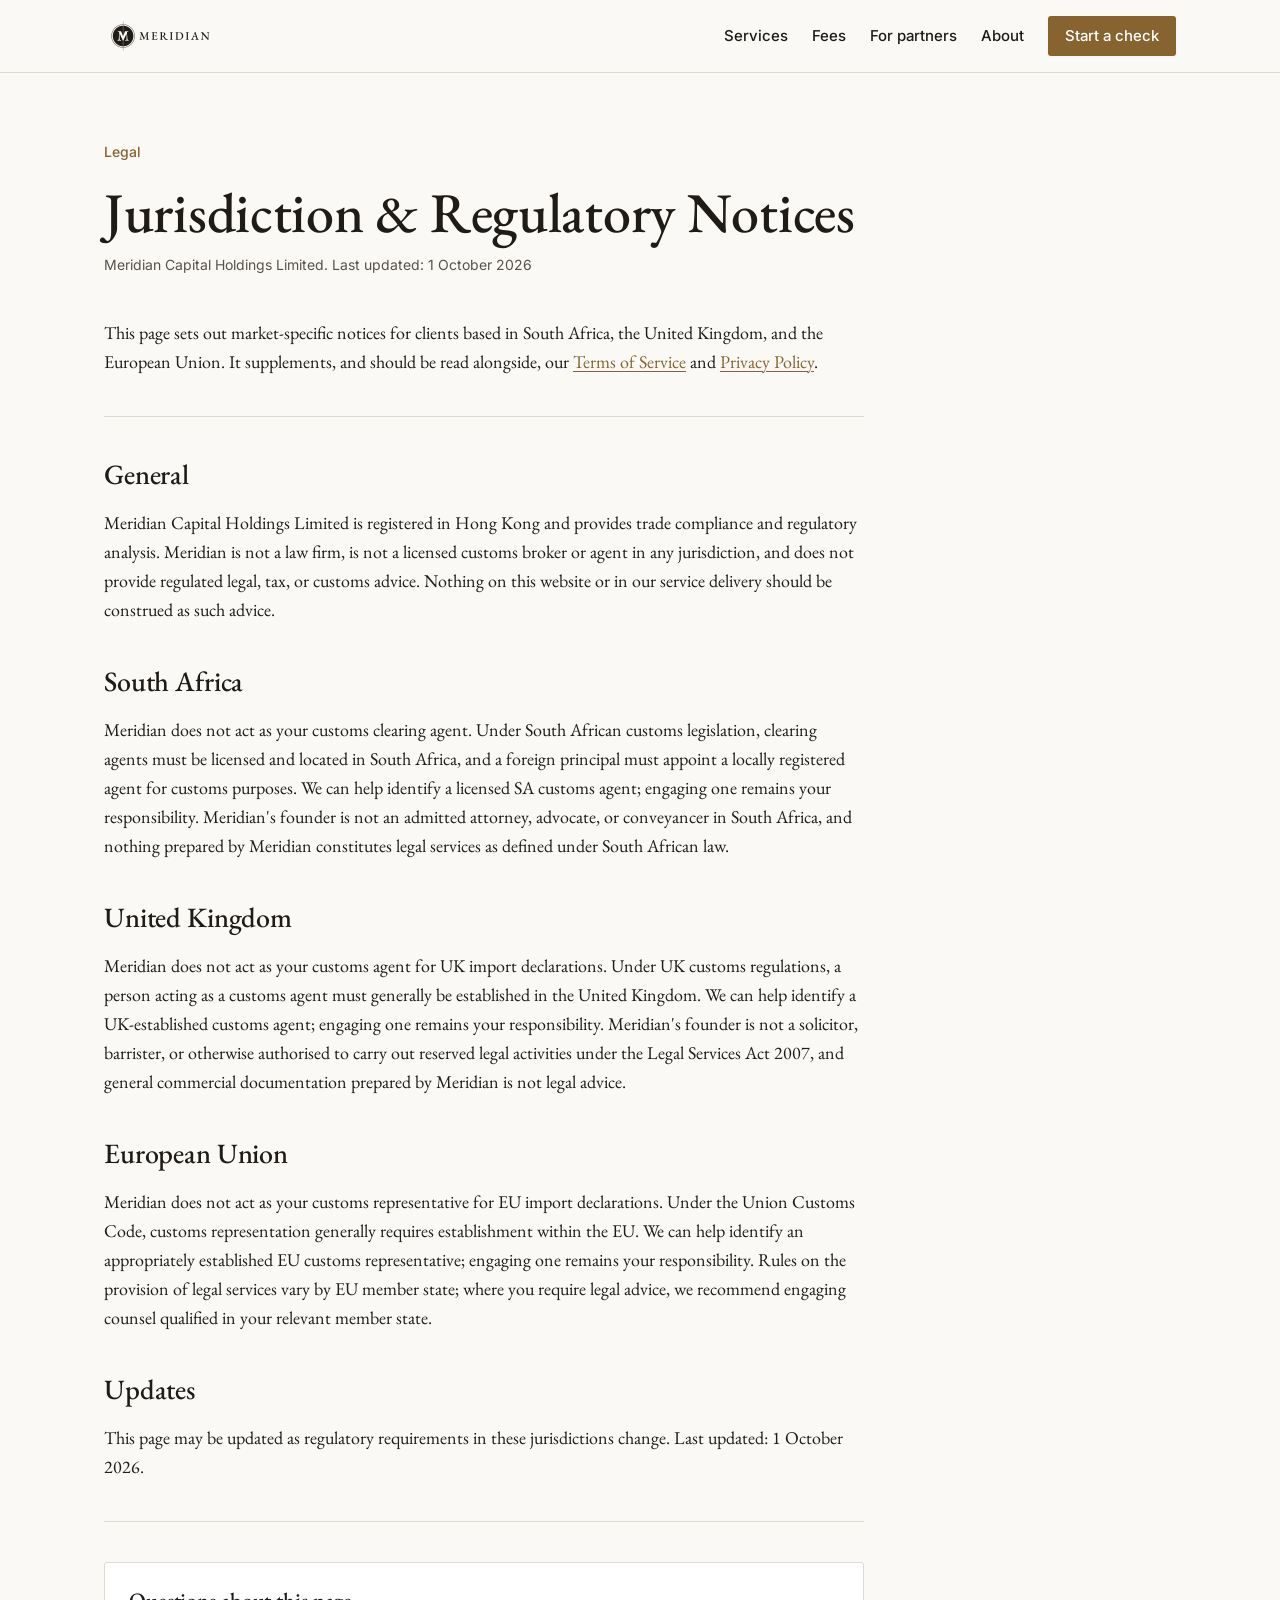
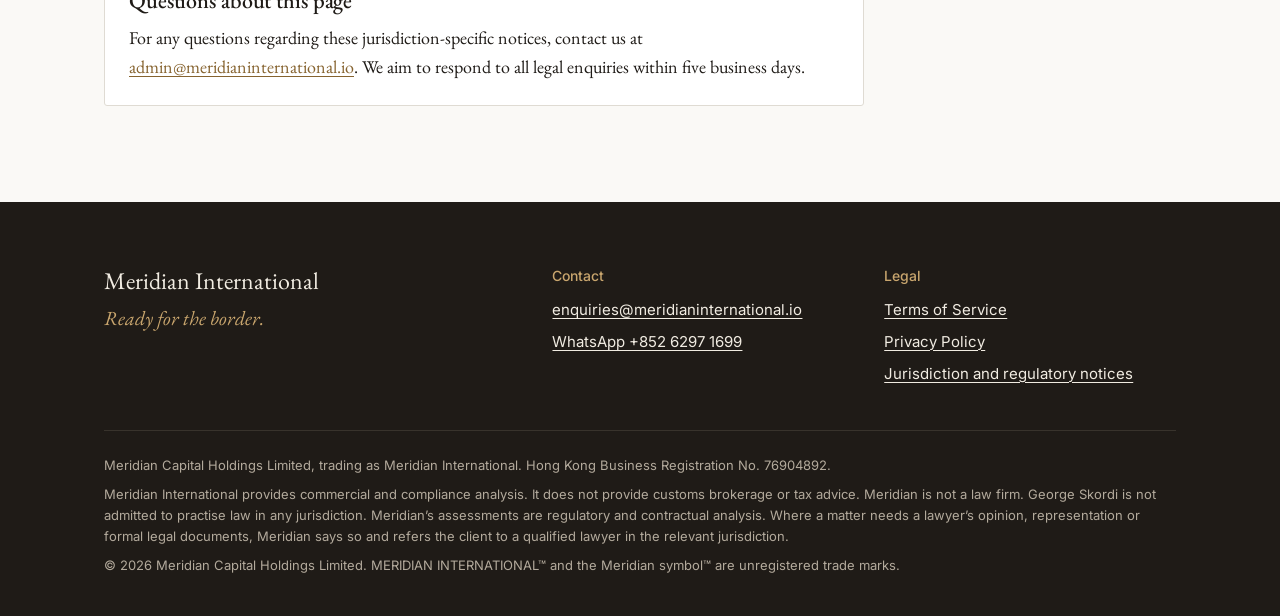
<file: jurisdiction.html>
<!DOCTYPE html>
<html lang="en">
<head>
  <meta charset="UTF-8" />
  <meta name="viewport" content="width=device-width, initial-scale=1.0" />
  <title>Jurisdiction &amp; Regulatory Notices | Meridian International</title>
  <link rel="icon" type="image/svg+xml" href="/favicon.svg">
  <meta name="description" content="Market-specific regulatory notices for Meridian International clients based in South Africa, the United Kingdom, and the European Union." />
  <link rel="preconnect" href="https://fonts.googleapis.com" />
  <link rel="preconnect" href="https://fonts.gstatic.com" crossorigin />
  <link href="https://fonts.googleapis.com/css2?family=EB+Garamond:ital,wght@0,400;0,500;1,400&family=Inter:wght@400;500&family=JetBrains+Mono:wght@400&display=swap" rel="stylesheet">
  <link rel="stylesheet" href="/assets/site.css">
</head>
<body>

  <header class="site-header">
    <div class="container site-header-inner">
      <a class="brand-link" href="/" aria-label="Meridian International, home">
        <img src="/assets/brand/meridian-lockup-compact.svg" alt="Meridian" width="970" height="378">
      </a>
      <nav class="site-nav" aria-label="Main">
        <a href="/#services">Services</a>
        <a href="/#fees">Fees</a>
        <a href="/#partners">For partners</a>
        <a href="/#about">About</a>
        <a class="btn btn-primary" href="/#start">Start a check</a>
      </nav>
    </div>
  </header>

  <main id="main" class="legal-page">
    <div class="container">
    <div class="legal-body">

      <p class="label">Legal</p>
      <h1>Jurisdiction &amp; Regulatory Notices</h1>
      <span class="legal-meta">Meridian Capital Holdings Limited. Last updated: 1 October 2026</span>

      <p>This page sets out market-specific notices for clients based in South Africa, the United Kingdom, and the European Union. It supplements, and should be read alongside, our <a href="terms.html">Terms of Service</a> and <a href="privacy.html">Privacy Policy</a>.</p>

      <hr class="legal-divider" />

      <h2>General</h2>
      <p>Meridian Capital Holdings Limited is registered in Hong Kong and provides trade compliance and regulatory analysis. Meridian is not a law firm, is not a licensed customs broker or agent in any jurisdiction, and does not provide regulated legal, tax, or customs advice. Nothing on this website or in our service delivery should be construed as such advice.</p>

      <h2>South Africa</h2>
      <p>Meridian does not act as your customs clearing agent. Under South African customs legislation, clearing agents must be licensed and located in South Africa, and a foreign principal must appoint a locally registered agent for customs purposes. We can help identify a licensed SA customs agent; engaging one remains your responsibility. Meridian's founder is not an admitted attorney, advocate, or conveyancer in South Africa, and nothing prepared by Meridian constitutes legal services as defined under South African law.</p>

      <h2>United Kingdom</h2>
      <p>Meridian does not act as your customs agent for UK import declarations. Under UK customs regulations, a person acting as a customs agent must generally be established in the United Kingdom. We can help identify a UK-established customs agent; engaging one remains your responsibility. Meridian's founder is not a solicitor, barrister, or otherwise authorised to carry out reserved legal activities under the Legal Services Act 2007, and general commercial documentation prepared by Meridian is not legal advice.</p>

      <h2>European Union</h2>
      <p>Meridian does not act as your customs representative for EU import declarations. Under the Union Customs Code, customs representation generally requires establishment within the EU. We can help identify an appropriately established EU customs representative; engaging one remains your responsibility. Rules on the provision of legal services vary by EU member state; where you require legal advice, we recommend engaging counsel qualified in your relevant member state.</p>

      <h2>Updates</h2>
      <p>This page may be updated as regulatory requirements in these jurisdictions change. Last updated: 1 October 2026.</p>

      <hr class="legal-divider" />

      <div class="legal-contact-box">
        <h3>Questions about this page</h3>
        <p>For any questions regarding these jurisdiction-specific notices, contact us at <a href="mailto:admin@meridianinternational.io">admin@meridianinternational.io</a>. We aim to respond to all legal enquiries within five business days.</p>
      </div>

    </div>
    </div>
  </main>

  <footer class="site-footer">
    <div class="container">
      <div class="footer-grid">
        <div>
          <p class="footer-name">Meridian International</p>
          <p class="footer-tagline">Ready for the border.</p>
        </div>
        <div>
          <p class="footer-head">Contact</p>
          <ul>
            <li><a href="mailto:enquiries@meridianinternational.io">enquiries@meridianinternational.io</a></li>
            <li><a href="https://wa.me/85262971699" rel="noopener">WhatsApp +852 6297 1699</a></li>
          </ul>
        </div>
        <div>
          <p class="footer-head">Legal</p>
          <ul>
            <li><a href="/terms.html">Terms of Service</a></li>
            <li><a href="/privacy.html">Privacy Policy</a></li>
            <li><a href="/jurisdiction.html">Jurisdiction and regulatory notices</a></li>
          </ul>
        </div>
      </div>
      <div class="footer-legal">
        <p>Meridian Capital Holdings Limited, trading as Meridian International. Hong Kong Business Registration No. 76904892.</p>
        <p>Meridian International provides commercial and compliance analysis. It does not provide customs brokerage or tax advice. Meridian is not a law firm. George Skordi is not admitted to practise law in any jurisdiction. Meridian&rsquo;s assessments are regulatory and contractual analysis. Where a matter needs a lawyer&rsquo;s opinion, representation or formal legal documents, Meridian says so and refers the client to a qualified lawyer in the relevant jurisdiction.</p>
        <p>&copy; 2026 Meridian Capital Holdings Limited. MERIDIAN INTERNATIONAL&trade; and the Meridian symbol&trade; are unregistered trade marks.</p>
      </div>
    </div>
  </footer>
</body>
</html>
</file>
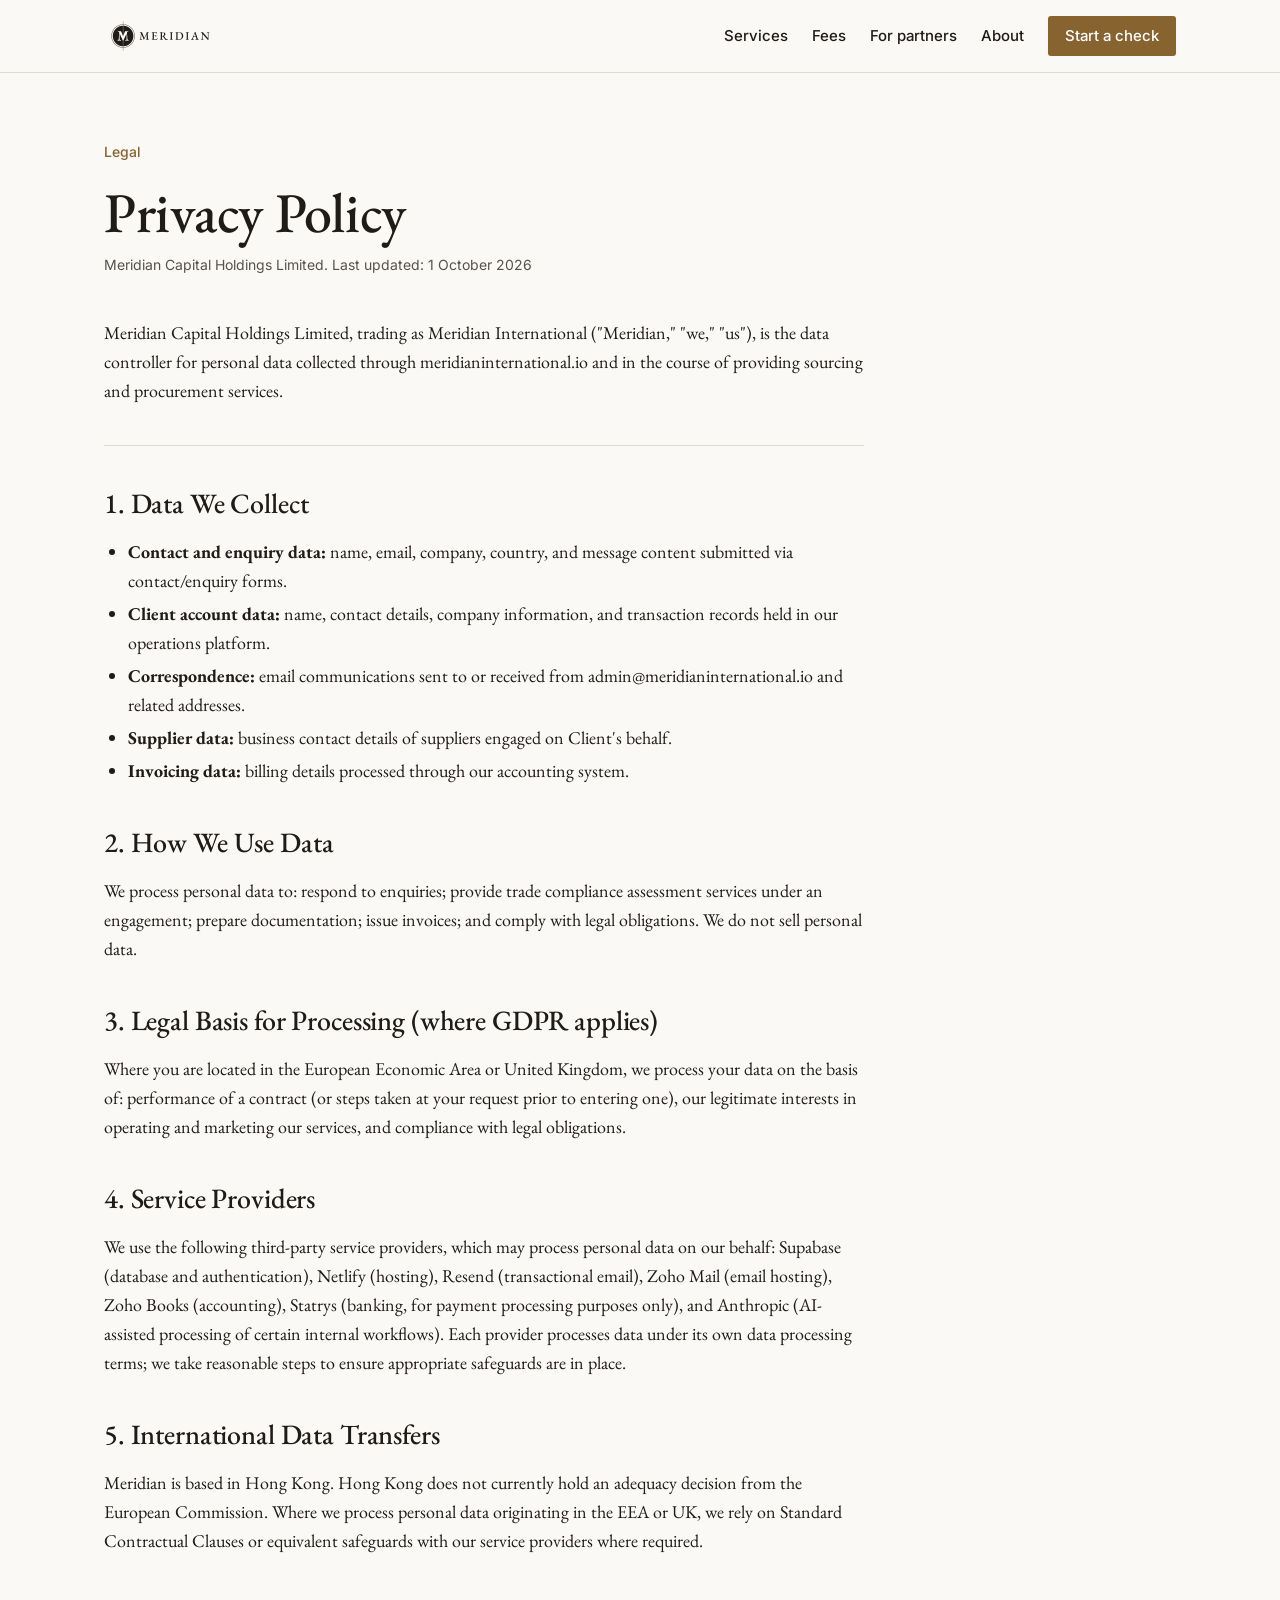
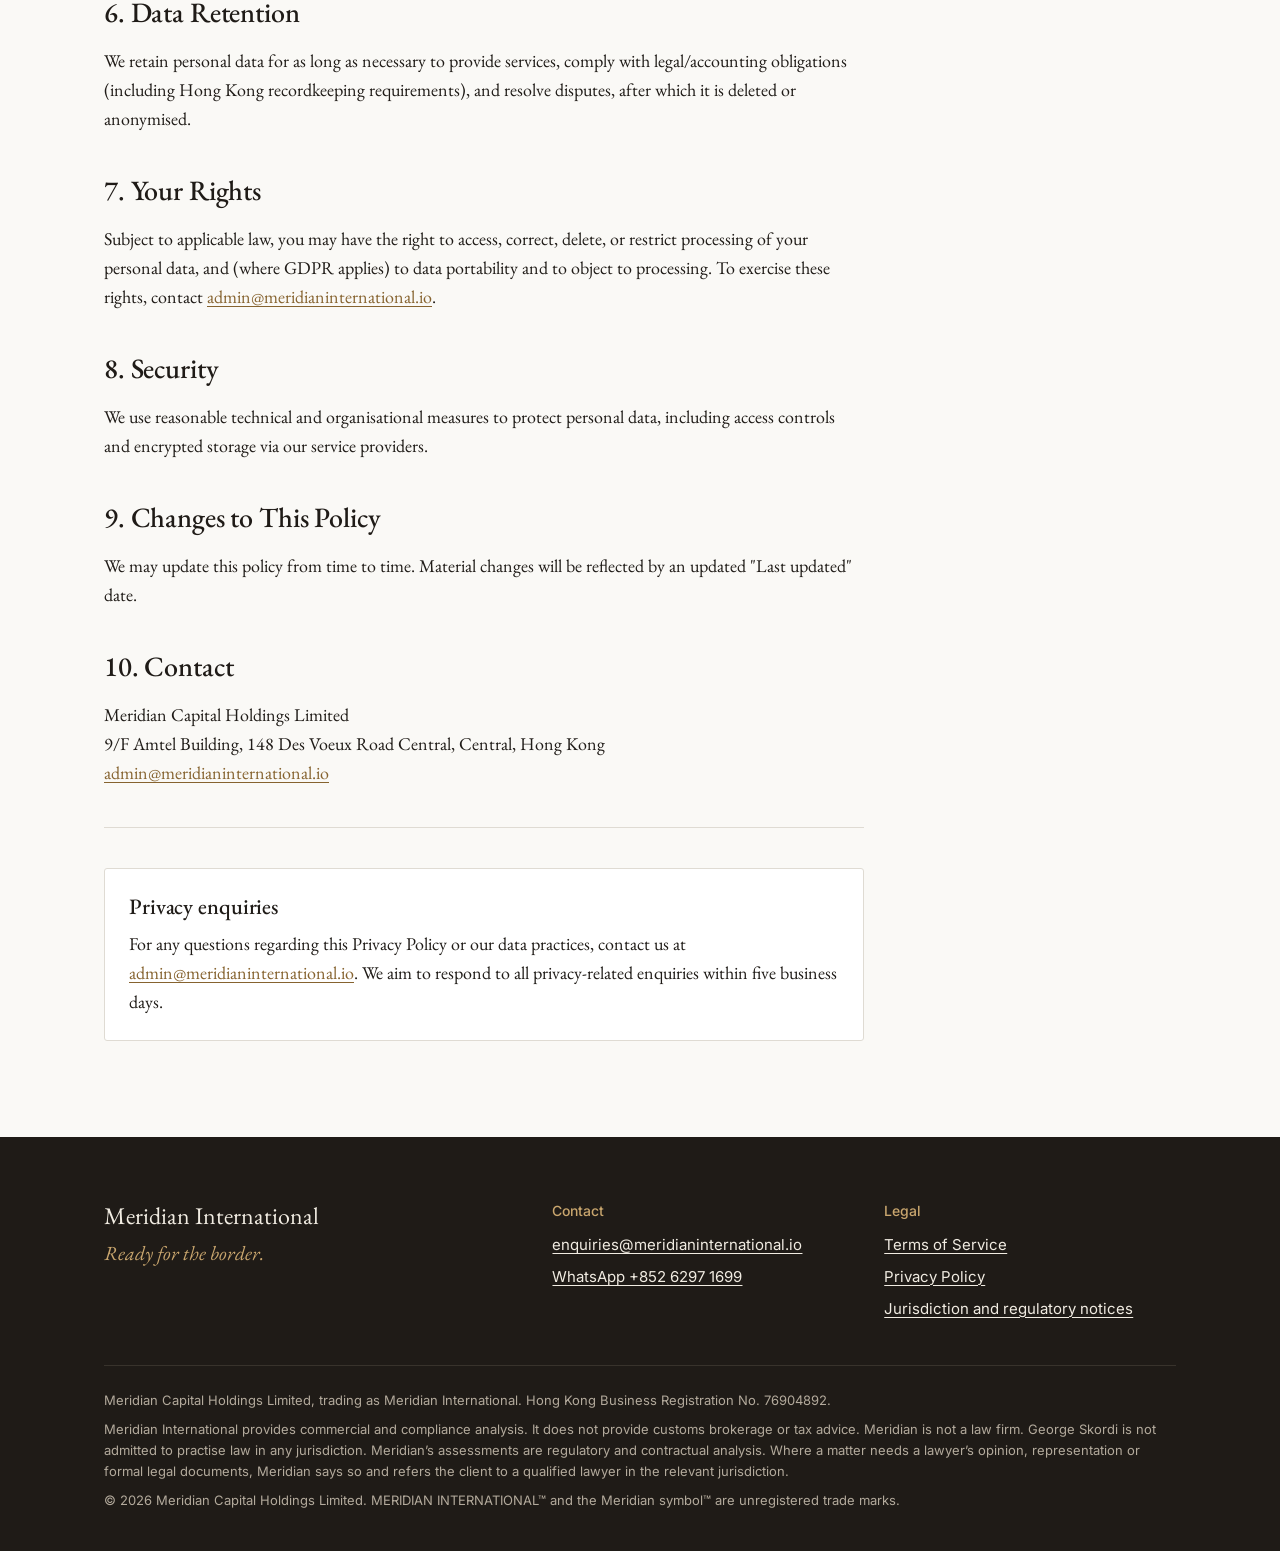
<file: privacy.html>
<!DOCTYPE html>
<html lang="en">
<head>
  <meta charset="UTF-8" />
  <meta name="viewport" content="width=device-width, initial-scale=1.0" />
  <title>Privacy Policy | Meridian International</title>
  <link rel="icon" type="image/svg+xml" href="/favicon.svg">
  <meta name="description" content="Privacy Policy for Meridian International: how we collect, use, and protect your personal data." />
  <link rel="preconnect" href="https://fonts.googleapis.com" />
  <link rel="preconnect" href="https://fonts.gstatic.com" crossorigin />
  <link href="https://fonts.googleapis.com/css2?family=EB+Garamond:ital,wght@0,400;0,500;1,400&family=Inter:wght@400;500&family=JetBrains+Mono:wght@400&display=swap" rel="stylesheet">
  <link rel="stylesheet" href="/assets/site.css">
</head>
<body>

  <header class="site-header">
    <div class="container site-header-inner">
      <a class="brand-link" href="/" aria-label="Meridian International, home">
        <img src="/assets/brand/meridian-lockup-compact.svg" alt="Meridian" width="970" height="378">
      </a>
      <nav class="site-nav" aria-label="Main">
        <a href="/#services">Services</a>
        <a href="/#fees">Fees</a>
        <a href="/#partners">For partners</a>
        <a href="/#about">About</a>
        <a class="btn btn-primary" href="/#start">Start a check</a>
      </nav>
    </div>
  </header>

  <main id="main" class="legal-page">
    <div class="container">
    <div class="legal-body">

      <p class="label">Legal</p>
      <h1>Privacy Policy</h1>
      <span class="legal-meta">Meridian Capital Holdings Limited. Last updated: 1 October 2026</span>

      <p>Meridian Capital Holdings Limited, trading as Meridian International ("Meridian," "we," "us"), is the data controller for personal data collected through meridianinternational.io and in the course of providing sourcing and procurement services.</p>

      <hr class="legal-divider" />

      <h2>1. Data We Collect</h2>
      <ul>
        <li><strong>Contact and enquiry data:</strong> name, email, company, country, and message content submitted via contact/enquiry forms.</li>
        <li><strong>Client account data:</strong> name, contact details, company information, and transaction records held in our operations platform.</li>
        <li><strong>Correspondence:</strong> email communications sent to or received from admin@meridianinternational.io and related addresses.</li>
        <li><strong>Supplier data:</strong> business contact details of suppliers engaged on Client's behalf.</li>
        <li><strong>Invoicing data:</strong> billing details processed through our accounting system.</li>
      </ul>

      <h2>2. How We Use Data</h2>
      <p>We process personal data to: respond to enquiries; provide trade compliance assessment services under an engagement; prepare documentation; issue invoices; and comply with legal obligations. We do not sell personal data.</p>

      <h2>3. Legal Basis for Processing (where GDPR applies)</h2>
      <p>Where you are located in the European Economic Area or United Kingdom, we process your data on the basis of: performance of a contract (or steps taken at your request prior to entering one), our legitimate interests in operating and marketing our services, and compliance with legal obligations.</p>

      <h2>4. Service Providers</h2>
      <p>We use the following third-party service providers, which may process personal data on our behalf: Supabase (database and authentication), Netlify (hosting), Resend (transactional email), Zoho Mail (email hosting), Zoho Books (accounting), Statrys (banking, for payment processing purposes only), and Anthropic (AI-assisted processing of certain internal workflows). Each provider processes data under its own data processing terms; we take reasonable steps to ensure appropriate safeguards are in place.</p>

      <h2>5. International Data Transfers</h2>
      <p>Meridian is based in Hong Kong. Hong Kong does not currently hold an adequacy decision from the European Commission. Where we process personal data originating in the EEA or UK, we rely on Standard Contractual Clauses or equivalent safeguards with our service providers where required.</p>

      <h2>6. Data Retention</h2>
      <p>We retain personal data for as long as necessary to provide services, comply with legal/accounting obligations (including Hong Kong recordkeeping requirements), and resolve disputes, after which it is deleted or anonymised.</p>

      <h2>7. Your Rights</h2>
      <p>Subject to applicable law, you may have the right to access, correct, delete, or restrict processing of your personal data, and (where GDPR applies) to data portability and to object to processing. To exercise these rights, contact <a href="mailto:admin@meridianinternational.io">admin@meridianinternational.io</a>.</p>

      <h2>8. Security</h2>
      <p>We use reasonable technical and organisational measures to protect personal data, including access controls and encrypted storage via our service providers.</p>

      <h2>9. Changes to This Policy</h2>
      <p>We may update this policy from time to time. Material changes will be reflected by an updated "Last updated" date.</p>

      <h2>10. Contact</h2>
      <p>Meridian Capital Holdings Limited<br/>
      9/F Amtel Building, 148 Des Voeux Road Central, Central, Hong Kong<br/>
      <a href="mailto:admin@meridianinternational.io">admin@meridianinternational.io</a></p>

      <hr class="legal-divider" />

      <div class="legal-contact-box">
        <h3>Privacy enquiries</h3>
        <p>For any questions regarding this Privacy Policy or our data practices, contact us at <a href="mailto:admin@meridianinternational.io">admin@meridianinternational.io</a>. We aim to respond to all privacy-related enquiries within five business days.</p>
      </div>

    </div>
    </div>
  </main>

  <footer class="site-footer">
    <div class="container">
      <div class="footer-grid">
        <div>
          <p class="footer-name">Meridian International</p>
          <p class="footer-tagline">Ready for the border.</p>
        </div>
        <div>
          <p class="footer-head">Contact</p>
          <ul>
            <li><a href="mailto:enquiries@meridianinternational.io">enquiries@meridianinternational.io</a></li>
            <li><a href="https://wa.me/85262971699" rel="noopener">WhatsApp +852 6297 1699</a></li>
          </ul>
        </div>
        <div>
          <p class="footer-head">Legal</p>
          <ul>
            <li><a href="/terms.html">Terms of Service</a></li>
            <li><a href="/privacy.html">Privacy Policy</a></li>
            <li><a href="/jurisdiction.html">Jurisdiction and regulatory notices</a></li>
          </ul>
        </div>
      </div>
      <div class="footer-legal">
        <p>Meridian Capital Holdings Limited, trading as Meridian International. Hong Kong Business Registration No. 76904892.</p>
        <p>Meridian International provides commercial and compliance analysis. It does not provide customs brokerage or tax advice. Meridian is not a law firm. George Skordi is not admitted to practise law in any jurisdiction. Meridian&rsquo;s assessments are regulatory and contractual analysis. Where a matter needs a lawyer&rsquo;s opinion, representation or formal legal documents, Meridian says so and refers the client to a qualified lawyer in the relevant jurisdiction.</p>
        <p>&copy; 2026 Meridian Capital Holdings Limited. MERIDIAN INTERNATIONAL&trade; and the Meridian symbol&trade; are unregistered trade marks.</p>
      </div>
    </div>
  </footer>
</body>
</html>
</file>
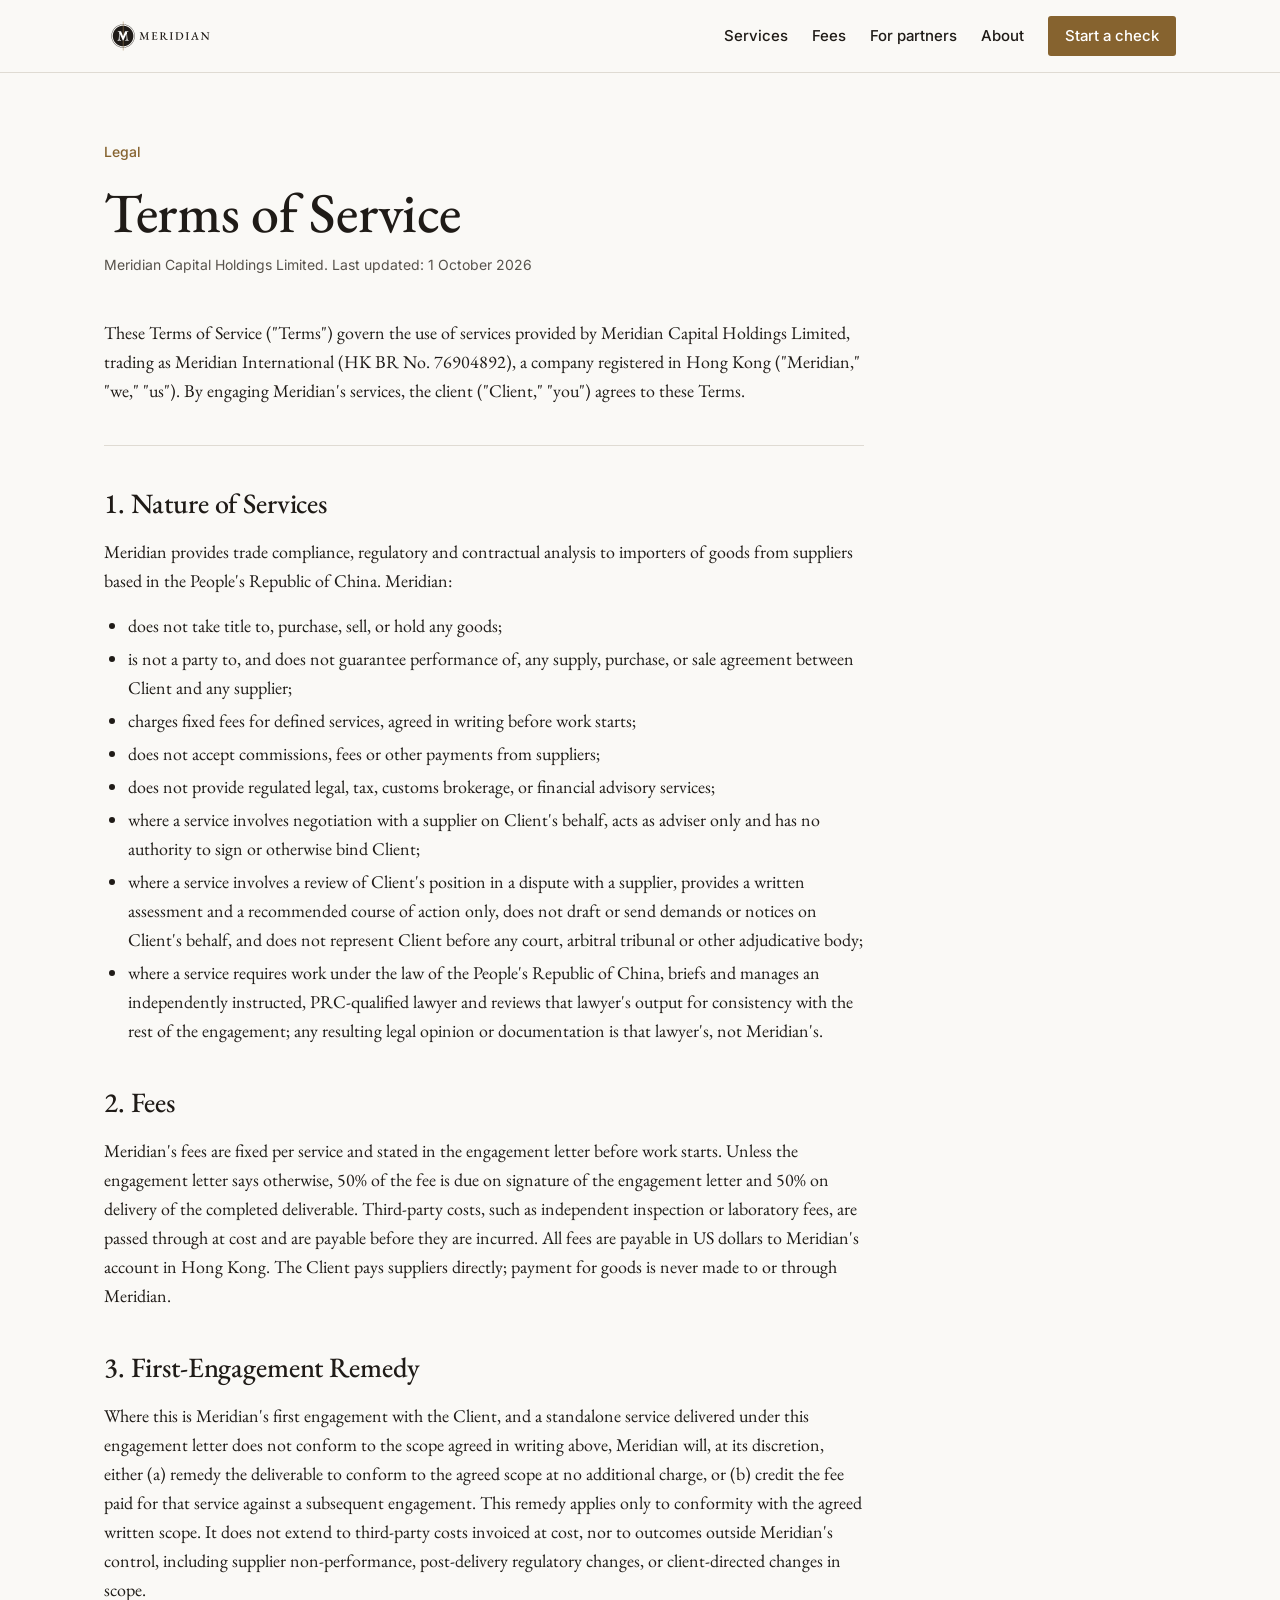
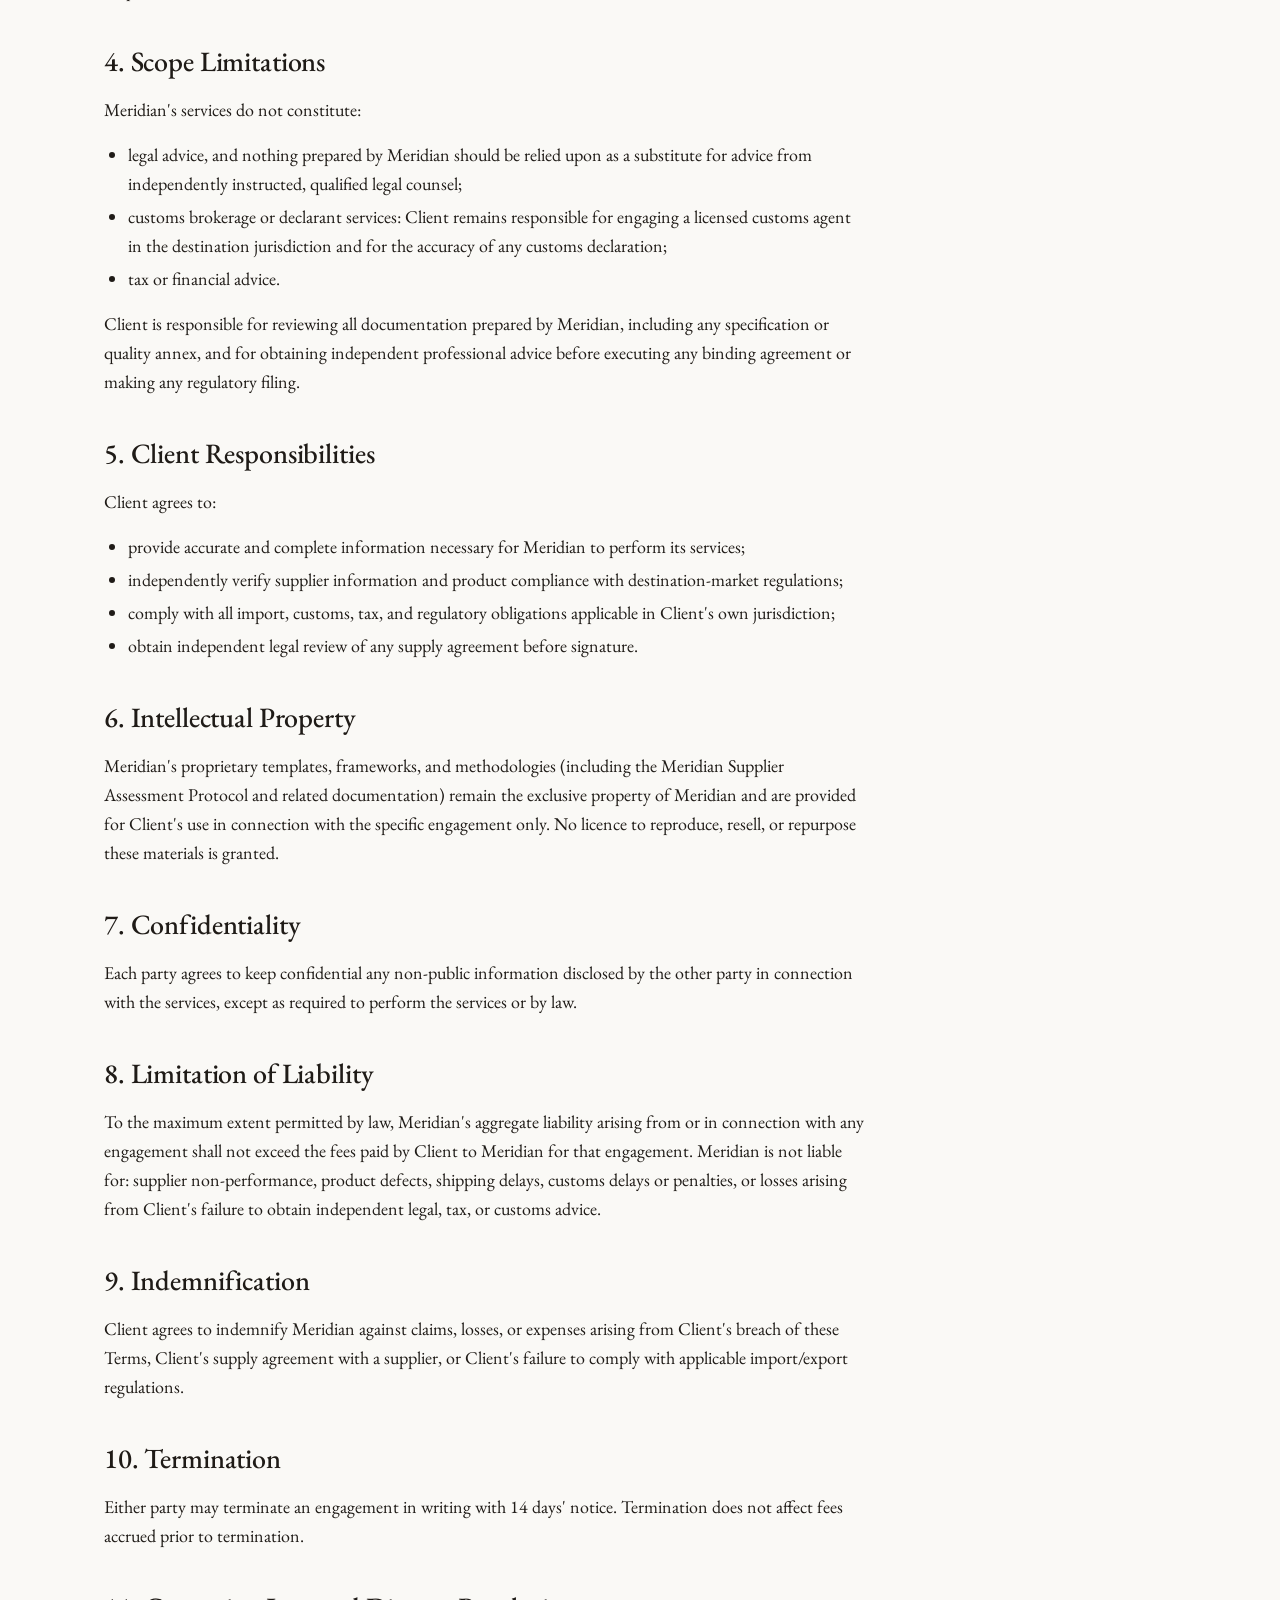
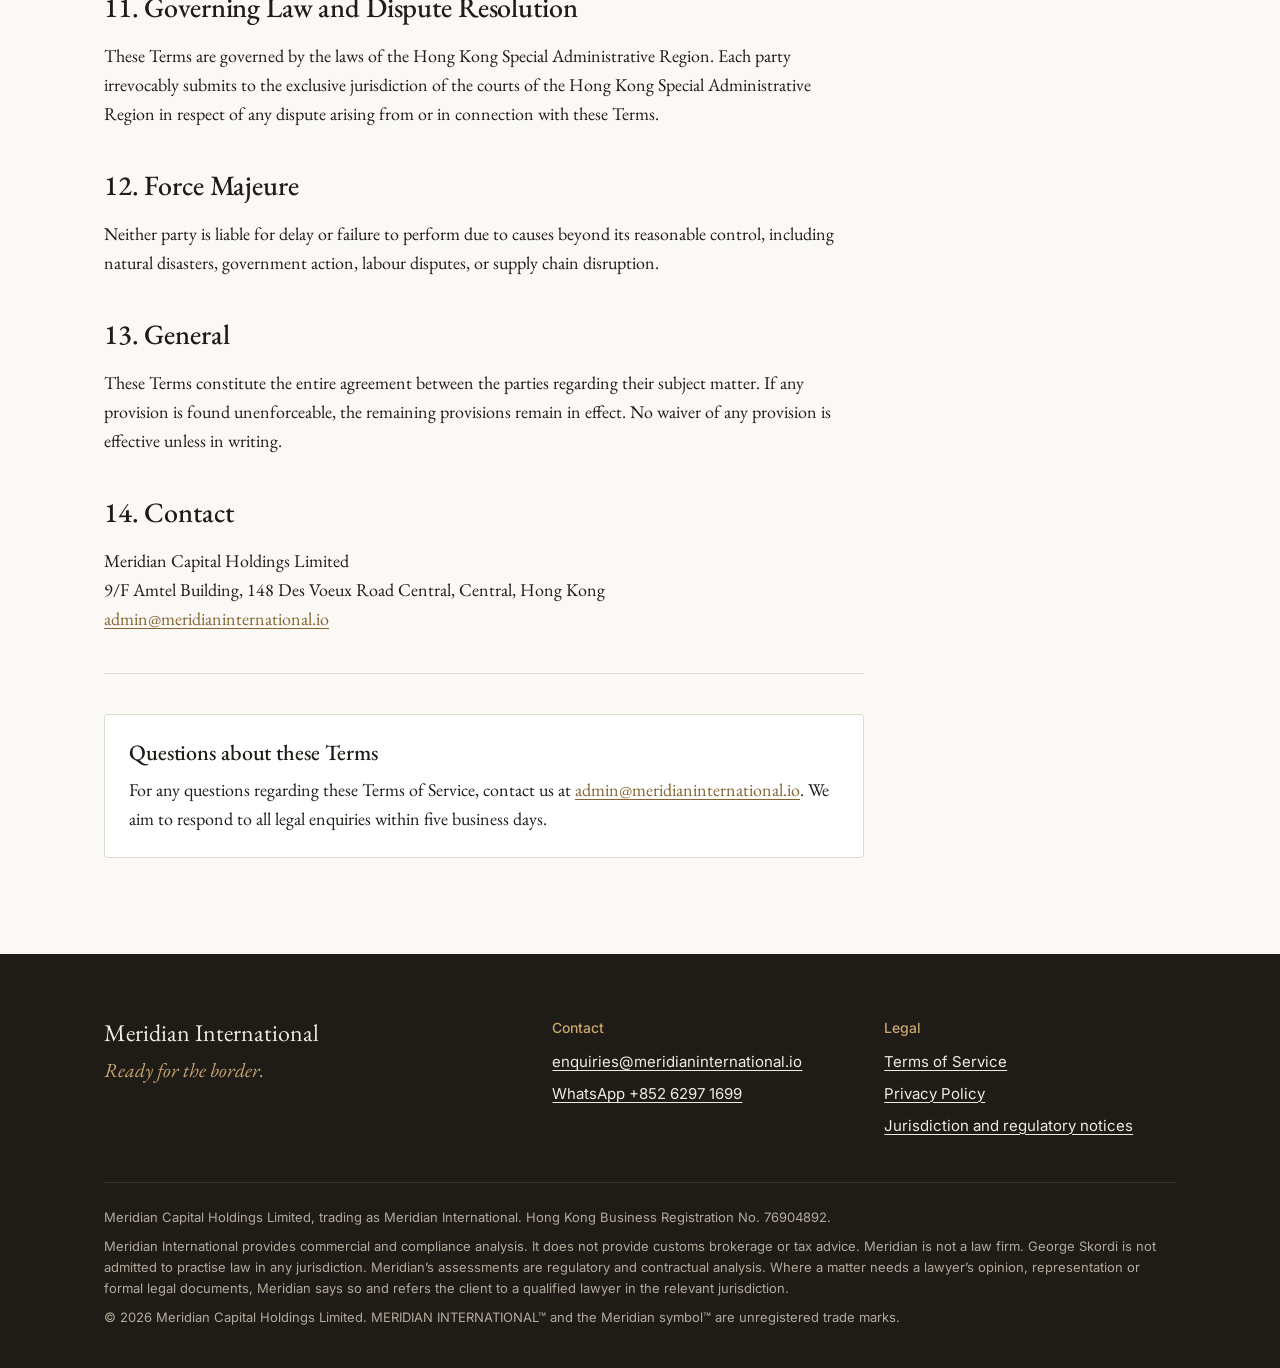
<file: terms.html>
<!DOCTYPE html>
<html lang="en">
<head>
  <meta charset="UTF-8" />
  <meta name="viewport" content="width=device-width, initial-scale=1.0" />
  <title>Terms of Service | Meridian International</title>
  <link rel="icon" type="image/svg+xml" href="/favicon.svg">
  <meta name="description" content="Terms of Service for Meridian International: the conditions governing use of our website and engagement of our services." />
  <link rel="preconnect" href="https://fonts.googleapis.com" />
  <link rel="preconnect" href="https://fonts.gstatic.com" crossorigin />
  <link href="https://fonts.googleapis.com/css2?family=EB+Garamond:ital,wght@0,400;0,500;1,400&family=Inter:wght@400;500&family=JetBrains+Mono:wght@400&display=swap" rel="stylesheet">
  <link rel="stylesheet" href="/assets/site.css">
</head>
<body>

  <header class="site-header">
    <div class="container site-header-inner">
      <a class="brand-link" href="/" aria-label="Meridian International, home">
        <img src="/assets/brand/meridian-lockup-compact.svg" alt="Meridian" width="970" height="378">
      </a>
      <nav class="site-nav" aria-label="Main">
        <a href="/#services">Services</a>
        <a href="/#fees">Fees</a>
        <a href="/#partners">For partners</a>
        <a href="/#about">About</a>
        <a class="btn btn-primary" href="/#start">Start a check</a>
      </nav>
    </div>
  </header>

  <main id="main" class="legal-page">
    <div class="container">
    <div class="legal-body">

      <p class="label">Legal</p>
      <h1>Terms of Service</h1>
      <span class="legal-meta">Meridian Capital Holdings Limited. Last updated: 1 October 2026</span>

      <p>These Terms of Service ("Terms") govern the use of services provided by Meridian Capital Holdings Limited, trading as Meridian International (HK BR No. 76904892), a company registered in Hong Kong ("Meridian," "we," "us"). By engaging Meridian's services, the client ("Client," "you") agrees to these Terms.</p>

      <hr class="legal-divider" />

      <h2>1. Nature of Services</h2>
      <p>Meridian provides trade compliance, regulatory and contractual analysis to importers of goods from suppliers based in the People's Republic of China. Meridian:</p>
      <ul>
        <li>does not take title to, purchase, sell, or hold any goods;</li>
        <li>is not a party to, and does not guarantee performance of, any supply, purchase, or sale agreement between Client and any supplier;</li>
        <li>charges fixed fees for defined services, agreed in writing before work starts;</li>
        <li>does not accept commissions, fees or other payments from suppliers;</li>
        <li>does not provide regulated legal, tax, customs brokerage, or financial advisory services;</li>
        <li>where a service involves negotiation with a supplier on Client's behalf, acts as adviser only and has no authority to sign or otherwise bind Client;</li>
        <li>where a service involves a review of Client's position in a dispute with a supplier, provides a written assessment and a recommended course of action only, does not draft or send demands or notices on Client's behalf, and does not represent Client before any court, arbitral tribunal or other adjudicative body;</li>
        <li>where a service requires work under the law of the People's Republic of China, briefs and manages an independently instructed, PRC-qualified lawyer and reviews that lawyer's output for consistency with the rest of the engagement; any resulting legal opinion or documentation is that lawyer's, not Meridian's.</li>
      </ul>

      <h2>2. Fees</h2>
      <p>Meridian's fees are fixed per service and stated in the engagement letter before work starts. Unless the engagement letter says otherwise, 50% of the fee is due on signature of the engagement letter and 50% on delivery of the completed deliverable. Third-party costs, such as independent inspection or laboratory fees, are passed through at cost and are payable before they are incurred. All fees are payable in US dollars to Meridian's account in Hong Kong. The Client pays suppliers directly; payment for goods is never made to or through Meridian.</p>

      <h2>3. First-Engagement Remedy</h2>
      <p>Where this is Meridian's first engagement with the Client, and a standalone service delivered under this engagement letter does not conform to the scope agreed in writing above, Meridian will, at its discretion, either (a) remedy the deliverable to conform to the agreed scope at no additional charge, or (b) credit the fee paid for that service against a subsequent engagement. This remedy applies only to conformity with the agreed written scope. It does not extend to third-party costs invoiced at cost, nor to outcomes outside Meridian's control, including supplier non-performance, post-delivery regulatory changes, or client-directed changes in scope.</p>

      <h2>4. Scope Limitations</h2>
      <p>Meridian's services do not constitute:</p>
      <ul>
        <li>legal advice, and nothing prepared by Meridian should be relied upon as a substitute for advice from independently instructed, qualified legal counsel;</li>
        <li>customs brokerage or declarant services: Client remains responsible for engaging a licensed customs agent in the destination jurisdiction and for the accuracy of any customs declaration;</li>
        <li>tax or financial advice.</li>
      </ul>
      <p>Client is responsible for reviewing all documentation prepared by Meridian, including any specification or quality annex, and for obtaining independent professional advice before executing any binding agreement or making any regulatory filing.</p>

      <h2>5. Client Responsibilities</h2>
      <p>Client agrees to:</p>
      <ul>
        <li>provide accurate and complete information necessary for Meridian to perform its services;</li>
        <li>independently verify supplier information and product compliance with destination-market regulations;</li>
        <li>comply with all import, customs, tax, and regulatory obligations applicable in Client's own jurisdiction;</li>
        <li>obtain independent legal review of any supply agreement before signature.</li>
      </ul>

      <h2>6. Intellectual Property</h2>
      <p>Meridian's proprietary templates, frameworks, and methodologies (including the Meridian Supplier Assessment Protocol and related documentation) remain the exclusive property of Meridian and are provided for Client's use in connection with the specific engagement only. No licence to reproduce, resell, or repurpose these materials is granted.</p>

      <h2>7. Confidentiality</h2>
      <p>Each party agrees to keep confidential any non-public information disclosed by the other party in connection with the services, except as required to perform the services or by law.</p>

      <h2>8. Limitation of Liability</h2>
      <p>To the maximum extent permitted by law, Meridian's aggregate liability arising from or in connection with any engagement shall not exceed the fees paid by Client to Meridian for that engagement. Meridian is not liable for: supplier non-performance, product defects, shipping delays, customs delays or penalties, or losses arising from Client's failure to obtain independent legal, tax, or customs advice.</p>

      <h2>9. Indemnification</h2>
      <p>Client agrees to indemnify Meridian against claims, losses, or expenses arising from Client's breach of these Terms, Client's supply agreement with a supplier, or Client's failure to comply with applicable import/export regulations.</p>

      <h2>10. Termination</h2>
      <p>Either party may terminate an engagement in writing with 14 days' notice. Termination does not affect fees accrued prior to termination.</p>

      <h2>11. Governing Law and Dispute Resolution</h2>
      <p>These Terms are governed by the laws of the Hong Kong Special Administrative Region. Each party irrevocably submits to the exclusive jurisdiction of the courts of the Hong Kong Special Administrative Region in respect of any dispute arising from or in connection with these Terms.</p>

      <h2>12. Force Majeure</h2>
      <p>Neither party is liable for delay or failure to perform due to causes beyond its reasonable control, including natural disasters, government action, labour disputes, or supply chain disruption.</p>

      <h2>13. General</h2>
      <p>These Terms constitute the entire agreement between the parties regarding their subject matter. If any provision is found unenforceable, the remaining provisions remain in effect. No waiver of any provision is effective unless in writing.</p>

      <h2>14. Contact</h2>
      <p>Meridian Capital Holdings Limited<br/>
      9/F Amtel Building, 148 Des Voeux Road Central, Central, Hong Kong<br/>
      <a href="mailto:admin@meridianinternational.io">admin@meridianinternational.io</a></p>

      <hr class="legal-divider" />

      <div class="legal-contact-box">
        <h3>Questions about these Terms</h3>
        <p>For any questions regarding these Terms of Service, contact us at <a href="mailto:admin@meridianinternational.io">admin@meridianinternational.io</a>. We aim to respond to all legal enquiries within five business days.</p>
      </div>

    </div>
    </div>
  </main>

  <footer class="site-footer">
    <div class="container">
      <div class="footer-grid">
        <div>
          <p class="footer-name">Meridian International</p>
          <p class="footer-tagline">Ready for the border.</p>
        </div>
        <div>
          <p class="footer-head">Contact</p>
          <ul>
            <li><a href="mailto:enquiries@meridianinternational.io">enquiries@meridianinternational.io</a></li>
            <li><a href="https://wa.me/85262971699" rel="noopener">WhatsApp +852 6297 1699</a></li>
          </ul>
        </div>
        <div>
          <p class="footer-head">Legal</p>
          <ul>
            <li><a href="/terms.html">Terms of Service</a></li>
            <li><a href="/privacy.html">Privacy Policy</a></li>
            <li><a href="/jurisdiction.html">Jurisdiction and regulatory notices</a></li>
          </ul>
        </div>
      </div>
      <div class="footer-legal">
        <p>Meridian Capital Holdings Limited, trading as Meridian International. Hong Kong Business Registration No. 76904892.</p>
        <p>Meridian International provides commercial and compliance analysis. It does not provide customs brokerage or tax advice. Meridian is not a law firm. George Skordi is not admitted to practise law in any jurisdiction. Meridian&rsquo;s assessments are regulatory and contractual analysis. Where a matter needs a lawyer&rsquo;s opinion, representation or formal legal documents, Meridian says so and refers the client to a qualified lawyer in the relevant jurisdiction.</p>
        <p>&copy; 2026 Meridian Capital Holdings Limited. MERIDIAN INTERNATIONAL&trade; and the Meridian symbol&trade; are unregistered trade marks.</p>
      </div>
    </div>
  </footer>
</body>
</html>
</file>
<file: assets/site.css>
/* ============================================================
   MERIDIAN INTERNATIONAL — website stylesheet, Edition Two
   Tokens from the Meridian design system (tokens.json v2, Sept 2026).
   Paper ground, ink text, bronze as the one accent.
   EB Garamond (display) · Inter (text) · JetBrains Mono (references)
   ============================================================ */

:root {
  /* colour: Paper theme (the public default) */
  --surface:        #FAF9F6;
  --surface-raised: #FFFFFF;
  --ink:            #1F1B17;
  --ink-muted:      #57524B;
  --border:         #DFDBD3;
  --bronze:         #86632F;
  --on-bronze:      #FFFFFF;

  /* type */
  --font-display: "EB Garamond", Garamond, "Times New Roman", serif;
  --font-sans:    "Inter", -apple-system, "Segoe UI", sans-serif;
  --font-mono:    "JetBrains Mono", ui-monospace, monospace;

  /* spacing */
  --space-1: 4px;
  --space-2: 8px;
  --space-3: 16px;
  --space-4: 24px;
  --space-5: 40px;
  --space-6: 64px;

  /* radius: near-square, the document register */
  --radius-sm: 2px;
  --radius-md: 3px;

  --container: 1120px;
  --gutter: 16px;
}

*, *::before, *::after { box-sizing: border-box; margin: 0; padding: 0; }

html { scroll-behavior: smooth; scroll-padding-top: 88px; }

body {
  font-family: var(--font-sans);
  font-size: 16px;
  line-height: 26px;
  font-weight: 400;
  color: var(--ink);
  background: var(--surface);
  -webkit-font-smoothing: antialiased;
  text-rendering: optimizeLegibility;
}

img { display: block; max-width: 100%; height: auto; }
a { color: var(--bronze); text-underline-offset: 3px; text-decoration-thickness: 1px; }
a:hover { color: var(--ink); }
ul { list-style: none; }

:focus-visible { outline: 2px solid var(--bronze); outline-offset: 2px; }

.container {
  width: 100%;
  max-width: var(--container);
  margin: 0 auto;
  padding: 0 var(--space-4);
}

.skip-link {
  position: absolute; left: var(--space-3); top: -60px;
  background: var(--ink); color: var(--surface); padding: var(--space-2) var(--space-3);
  border-radius: var(--radius-md); z-index: 100;
}
.skip-link:focus { top: var(--space-3); color: var(--surface); }

/* ── Type ─────────────────────────────────────────────── */
h1, h2, h3 {
  font-family: var(--font-display);
  font-weight: 500;
  color: var(--ink);
  letter-spacing: -0.005em;
}
.display  { font-size: clamp(52px, 8vw, 84px); line-height: 1.05; }
h2        { font-size: clamp(32px, 4.4vw, 40px); line-height: 1.15; }
h3        { font-size: 28px; line-height: 35px; }

.quote {
  font-family: var(--font-display);
  font-style: italic;
  font-size: 24px;
  line-height: 36px;
  color: var(--ink);
}
.eyebrow {
  font-size: 14px;
  line-height: 20px;
  font-weight: 500;
  color: var(--bronze);
  margin-bottom: var(--space-3);
}
.lead      { font-size: 19px; line-height: 31px; color: var(--ink); }
.muted     { color: var(--ink-muted); }
.small     { font-size: 14px; line-height: 22px; }
.reference { font-family: var(--font-mono); font-size: 13px; line-height: 18px; color: var(--ink-muted); }

/* ── Buttons ─────────────────────────────────────────── */
.btn {
  display: inline-flex; align-items: center; justify-content: center; gap: var(--space-2);
  min-height: 48px; padding: 12px 22px;
  font-family: var(--font-sans); font-size: 16px; line-height: 20px; font-weight: 500;
  text-decoration: none; border-radius: var(--radius-md);
  border: 1px solid transparent; cursor: pointer;
  transition: background-color .15s ease, color .15s ease, border-color .15s ease;
}
.btn-primary { background: var(--bronze); color: var(--on-bronze); }
.btn-primary:hover { background: #6F5226; color: var(--on-bronze); }
.btn-secondary { background: transparent; color: var(--ink); border-color: var(--ink); }
.btn-secondary:hover { background: var(--ink); color: var(--surface); }
.btn[disabled] { opacity: .6; cursor: progress; }

/* ── Header ──────────────────────────────────────────── */
.site-header {
  position: sticky; top: 0; z-index: 50;
  background: var(--surface);
  border-bottom: 1px solid var(--border);
}
.site-header-inner {
  display: flex; align-items: center; justify-content: space-between; gap: var(--space-4);
  min-height: 72px;
}
.brand-link { display: block; flex-shrink: 0; }
.brand-link img { height: 44px; width: auto; }
.site-nav { display: flex; align-items: center; gap: var(--space-4); }
.site-nav a:not(.btn) {
  color: var(--ink); text-decoration: none; font-size: 15px; font-weight: 500;
}
.site-nav a:not(.btn):hover { color: var(--bronze); }
.site-nav .btn { min-height: 40px; padding: 8px 16px; font-size: 15px; }

@media (max-width: 880px) {
  .site-nav a:not(.btn) { display: none; }
}
@media (max-width: 420px) {
  .brand-link img { height: 34px; }
  .site-nav .btn { padding: 8px 12px; font-size: 14px; }
}

/* ── Sections ────────────────────────────────────────── */
.section { padding: var(--space-6) 0; border-top: 1px solid var(--border); }
.section-raised { background: var(--surface-raised); }
.section-head { max-width: 720px; margin-bottom: var(--space-5); }
.section-head p:not(.eyebrow) { margin-top: var(--space-3); color: var(--ink-muted); font-size: 17px; line-height: 28px; }

@media (min-width: 900px) {
  .section { padding: 96px 0; }
}

/* ── Hero: the one use of the line motif ─────────────── */
.hero { position: relative; overflow: hidden; }
.hero-inner {
  display: grid; grid-template-columns: 1fr; gap: var(--space-5);
  padding-top: var(--space-6);
  padding-bottom: var(--space-6);
  align-items: center;
}
.hero-copy { position: relative; z-index: 1; max-width: 640px; }
.hero-copy .lead { margin-top: var(--space-4); }
.hero-actions { display: flex; flex-wrap: wrap; gap: var(--space-3); margin-top: var(--space-5); }
.hero-trust { margin-top: var(--space-4); font-size: 14px; line-height: 22px; color: var(--ink-muted); max-width: 520px; }

.hero-mark {
  --mark-w: 200px;
  position: relative; display: flex; justify-content: center; align-items: center;
  min-height: 280px;
}
.hero-mark::before {           /* the meridian, full height of the hero */
  content: ""; position: absolute; top: -200px; bottom: -200px; left: 50%;
  width: calc(var(--mark-w) * 4.4 / 236); transform: translateX(-50%); background: var(--bronze);
}
.hero-mark img { position: relative; width: var(--mark-w); }

@media (min-width: 900px) {
  .hero-inner { grid-template-columns: minmax(0, 1.35fr) minmax(0, 1fr); padding-top: 112px; padding-bottom: 120px; min-height: 620px; }
  .hero-mark { min-height: 100%; }
  .hero-mark { --mark-w: 300px; }
}
@media (max-width: 899px) {
  .hero-mark { order: -1; min-height: 200px; margin-bottom: 0; }
  .hero-mark::before { top: -100px; bottom: 0; }
  .hero-mark { --mark-w: 150px; }
}

/* ── Problems ────────────────────────────────────────── */
.grid-3 { display: grid; gap: var(--space-4); grid-template-columns: 1fr; }
@media (min-width: 760px) { .grid-3 { grid-template-columns: repeat(3, 1fr); } }

.card {
  background: var(--surface-raised);
  border: 1px solid var(--border);
  border-radius: var(--radius-md);
  padding: var(--space-4);
}
.section-raised .card { background: var(--surface); }
.card h3 { font-size: 24px; line-height: 30px; margin-bottom: var(--space-2); }
.card p { color: var(--ink-muted); }

.check-num { font-family: var(--font-mono); font-size: 13px; line-height: 18px; color: var(--bronze); }

/* ── Stages (Services section) ──────────────────────── */
.stage-group { margin-top: var(--space-6); }
.stage-group:first-child { margin-top: 0; }
.stage-head { max-width: 640px; margin-bottom: var(--space-4); }
.stage-head h3 { margin-top: var(--space-1); }
.stage-grid { display: grid; gap: var(--space-4); grid-template-columns: 1fr; }
@media (min-width: 640px) { .stage-grid { grid-template-columns: repeat(2, 1fr); } }
@media (min-width: 1040px) { .stage-grid { grid-template-columns: repeat(3, 1fr); } }
.stage-note { margin-top: var(--space-4); color: var(--ink-muted); font-size: 14px; line-height: 22px; }

.service-card { display: flex; flex-direction: column; }
.service-card h3 { font-size: 22px; line-height: 28px; margin-bottom: var(--space-2); }
.service-card p { color: var(--ink-muted); flex-grow: 1; }
.service-fee { margin-top: var(--space-3); padding-top: var(--space-3); border-top: 1px solid var(--border); font-family: var(--font-display); font-size: 20px; line-height: 26px; color: var(--ink); }
.service-cta { display: inline-block; margin-top: var(--space-2); font-size: 14px; font-weight: 500; text-decoration: none; }
.service-cta:hover { text-decoration: underline; }

/* ── Tiers ───────────────────────────────────────────── */
.tiers { display: grid; gap: var(--space-4); grid-template-columns: 1fr; margin-top: var(--space-6); }
@media (min-width: 900px) { .tiers { grid-template-columns: repeat(3, 1fr); } }

.tier {
  display: flex; flex-direction: column;
  background: var(--surface-raised);
  border: 1px solid var(--border);
  border-radius: var(--radius-md);
  padding: var(--space-4);
}
.tier-featured { border: 2px solid var(--bronze); }
.tier-tag { font-size: 14px; line-height: 20px; font-weight: 500; color: var(--bronze); min-height: 20px; }
.tier h3 { margin: var(--space-2) 0 var(--space-1); }
.tier-price { font-family: var(--font-display); font-size: 40px; line-height: 46px; color: var(--ink); }
.tier-price span { font-family: var(--font-sans); font-size: 14px; color: var(--ink-muted); margin-left: var(--space-1); }
.tier-when { margin: var(--space-3) 0; color: var(--ink); font-weight: 500; }
.tier ul { border-top: 1px solid var(--border); padding-top: var(--space-3); margin-bottom: var(--space-4); flex-grow: 1; }
.tier li { position: relative; padding: 4px 0 4px 20px; color: var(--ink-muted); }
.tier li::before {
  content: ""; position: absolute; left: 2px; top: 11px;
  width: 9px; height: 5px; border-left: 1.5px solid var(--bronze); border-bottom: 1.5px solid var(--bronze);
  transform: rotate(-45deg);
}
.tier .btn { width: 100%; }

/* ── Fees table ──────────────────────────────────────── */
.fees-wrap { overflow-x: auto; border: 1px solid var(--border); border-radius: var(--radius-md); background: var(--surface-raised); }
.fees { width: 100%; border-collapse: collapse; }
.fees th, .fees td { text-align: left; padding: 14px var(--space-4); border-bottom: 1px solid var(--border); vertical-align: top; }
.fees thead th { font-size: 14px; line-height: 20px; font-weight: 500; color: var(--ink-muted); background: var(--surface); }
.fees tbody tr:last-child td { border-bottom: 0; }
.fees td:first-child { font-weight: 500; color: var(--ink); }
.fees td.num { font-family: var(--font-display); font-size: 20px; line-height: 26px; color: var(--ink); }
.fees td.note { color: var(--ink-muted); font-size: 15px; }
@media (max-width: 600px) {
  .fees { table-layout: fixed; }
  .fees th, .fees td { padding: 10px 10px; overflow-wrap: break-word; }
  .fees th:first-child, .fees td:first-child { width: 34%; font-size: 14px; line-height: 20px; }
  .fees th:nth-child(2), .fees td:nth-child(2) { width: 27%; }
  .fees th:last-child, .fees td:last-child { width: 39%; }
  .fees td.num { font-size: 14px; line-height: 20px; }
  .fees td.note { font-size: 13px; line-height: 19px; }
}
.fees tr.group td { background: var(--surface); font-size: 14px; line-height: 20px; font-weight: 500; color: var(--bronze); padding-top: 10px; padding-bottom: 10px; }

.fees-disclosure { margin-top: var(--space-4); padding-top: var(--space-4); border-top: 1px solid var(--border); color: var(--ink-muted); font-size: 14px; line-height: 22px; max-width: 640px; }

.rules { display: grid; gap: var(--space-4); grid-template-columns: 1fr; margin-top: var(--space-5); }
@media (min-width: 760px) { .rules { grid-template-columns: repeat(3, 1fr); } }
.rule-item h3 { font-family: var(--font-sans); font-size: 16px; line-height: 24px; font-weight: 500; margin-bottom: var(--space-1); }
.rule-item p { color: var(--ink-muted); font-size: 15px; line-height: 24px; }

/* ── Partners ────────────────────────────────────────── */
.split { display: grid; gap: var(--space-5); grid-template-columns: 1fr; align-items: start; }
@media (min-width: 900px) { .split { grid-template-columns: 1fr 1fr; gap: var(--space-6); } }
.partner-options { display: grid; gap: var(--space-3); }
.partner-options .card h3 { font-size: 22px; line-height: 28px; }

/* ── About ───────────────────────────────────────────── */
.facts { border-top: 1px solid var(--border); }
.facts div { display: grid; grid-template-columns: 150px 1fr; gap: var(--space-3); padding: 12px 0; border-bottom: 1px solid var(--border); }
.facts dt { font-size: 14px; line-height: 22px; font-weight: 500; color: var(--ink-muted); }
.facts dd { color: var(--ink); min-width: 0; overflow-wrap: anywhere; }
.split > *, .grid-3 > *, .tiers > *, .form-grid > * { min-width: 0; }
@media (max-width: 520px) {
  .facts div { grid-template-columns: 1fr; gap: 2px; }
}
.prose p + p { margin-top: var(--space-3); }
.prose p { color: var(--ink-muted); font-size: 17px; line-height: 28px; }
.prose p.eyebrow { color: var(--bronze); font-size: 14px; line-height: 20px; }

/* ── Form ────────────────────────────────────────────── */
.form-card {
  background: var(--surface-raised);
  border: 1px solid var(--border);
  border-radius: var(--radius-md);
  padding: var(--space-4);
}
@media (min-width: 760px) { .form-card { padding: var(--space-5); } }
.form-grid { display: grid; gap: var(--space-4) var(--space-4); grid-template-columns: 1fr; }
@media (min-width: 760px) { .form-grid { grid-template-columns: 1fr 1fr; } }
.field-full { grid-column: 1 / -1; }
.field label { display: block; font-size: 14px; line-height: 20px; font-weight: 500; color: var(--ink); margin-bottom: 6px; }
.field .hint { font-weight: 400; color: var(--ink-muted); }
.field input, .field select, .field textarea {
  width: 100%; font: inherit; font-size: 16px; color: var(--ink);
  background: var(--surface-raised);
  border: 1px solid #8A847B; border-radius: var(--radius-sm);
  padding: 11px 12px; min-height: 46px;
}
.field textarea { resize: vertical; min-height: 120px; }
.field input:focus, .field select:focus, .field textarea:focus { outline: 2px solid var(--bronze); outline-offset: 1px; border-color: var(--bronze); }
.hp-field { position: absolute; left: -9999px; width: 1px; height: 1px; opacity: 0; }
.form-actions { display: flex; flex-wrap: wrap; align-items: center; gap: var(--space-3); margin-top: var(--space-4); }
.form-status { font-size: 15px; color: var(--ink); }
.form-fineprint { margin-top: var(--space-3); font-size: 13px; line-height: 20px; color: var(--ink-muted); }

/* ── Footer ──────────────────────────────────────────── */
.site-footer { background: var(--ink); color: #D9D2C6; padding: var(--space-6) 0 var(--space-5); }
.site-footer a { color: #F1ECE2; }
.site-footer a:hover { color: #C9A66E; }
.footer-grid { display: grid; gap: var(--space-5); grid-template-columns: 1fr; }
@media (min-width: 760px) { .footer-grid { grid-template-columns: 1.4fr 1fr 1fr; } }
.footer-name { font-family: var(--font-display); font-size: 24px; line-height: 30px; color: #F1ECE2; margin-bottom: var(--space-2); }
.footer-tagline { font-family: var(--font-display); font-style: italic; font-size: 20px; line-height: 28px; color: #C9A66E; }
.footer-head { font-size: 14px; line-height: 20px; font-weight: 500; color: #C9A66E; margin-bottom: var(--space-2); }
.footer-grid li { padding: 3px 0; font-size: 15px; overflow-wrap: anywhere; }
.footer-legal { margin-top: var(--space-5); padding-top: var(--space-4); border-top: 1px solid #38332C; font-size: 13px; line-height: 21px; color: #B3AA9C; }
.footer-legal p + p { margin-top: var(--space-2); }

/* ── Legal pages ─────────────────────────────────────── */
.legal-page { padding: var(--space-6) 0 96px; }
.legal-body { max-width: 760px; }
.legal-body h1 { font-size: clamp(40px, 6vw, 56px); line-height: 1.1; margin-bottom: var(--space-2); }
.legal-body .legal-meta { display: block; font-size: 14px; color: var(--ink-muted); margin-bottom: var(--space-5); }
.legal-body h2 { font-size: 28px; line-height: 35px; margin: var(--space-5) 0 var(--space-3); }
.legal-body h3 { font-size: 22px; line-height: 28px; margin-bottom: var(--space-2); }
.legal-body p, .legal-body li { font-family: var(--font-display); font-size: 18px; line-height: 29px; color: var(--ink); }
.legal-body p + p { margin-top: var(--space-3); }
.legal-body ul { list-style: disc; padding-left: 24px; margin: var(--space-3) 0; }
.legal-body li + li { margin-top: var(--space-1); }
.legal-body .label { font-family: var(--font-sans); font-size: 14px; font-weight: 500; color: var(--bronze); margin-bottom: var(--space-3); }
.legal-divider { border: 0; border-top: 1px solid var(--border); margin: var(--space-5) 0; }
.legal-contact-box { border: 1px solid var(--border); border-radius: var(--radius-md); background: var(--surface-raised); padding: var(--space-4); }
.legal-body table { width: 100%; border-collapse: collapse; margin: var(--space-3) 0; }
.legal-body th, .legal-body td { text-align: left; padding: 10px 12px; border-bottom: 1px solid var(--border); font-size: 16px; vertical-align: top; }

@media (prefers-reduced-motion: reduce) {
  html { scroll-behavior: auto; }
  * { transition: none !important; }
}

/* ============================================================
   Technical layer (added 29 Sept 2026)
   Denser reference furniture: notice bar, spec strip, index numerals,
   evidence figures, dark update band, method and reference tables, founder card.
   ============================================================ */

/* Update notice bar: dark, above the header, unmistakably not page content */
.notice-bar { background: var(--ink); color: #F1ECE2; font-size: 14px; line-height: 20px; }
.notice-bar-inner { display: flex; flex-wrap: wrap; align-items: baseline; gap: 4px var(--space-3); padding-top: 10px; padding-bottom: 10px; }
.notice-bar .tag { font-family: var(--font-mono); font-size: 12px; letter-spacing: .06em; text-transform: uppercase; color: #C9A66E; }
.notice-bar a { color: #F1ECE2; font-weight: 500; }
.notice-bar a:hover { color: #C9A66E; }

/* Spec strip under the hero */
.spec-strip { border-top: 1px solid var(--ink); border-bottom: 1px solid var(--border); background: var(--surface-raised); }
.spec-grid { display: grid; grid-template-columns: 1fr; }
@media (min-width: 640px) { .spec-grid { grid-template-columns: repeat(2, 1fr); } }
@media (min-width: 960px) { .spec-grid { grid-template-columns: repeat(4, 1fr); } }
.spec-cell { padding: 14px var(--space-4) 14px 0; border-bottom: 1px solid var(--border); font-family: var(--font-mono); font-size: 12px; line-height: 18px; letter-spacing: .03em; color: var(--ink); }
.spec-cell span { display: block; color: var(--bronze); text-transform: uppercase; letter-spacing: .06em; font-size: 11px; margin-bottom: 2px; }
@media (min-width: 960px) {
  .spec-cell { border-bottom: 0; padding-left: var(--space-4); border-left: 1px solid var(--border); }
  .spec-cell:first-child { padding-left: 0; border-left: 0; }
}
.spec-cell:last-child { border-bottom: 0; }

/* Section index numerals */
.eyebrow .idx { font-family: var(--font-mono); font-size: 12px; letter-spacing: .06em; color: var(--ink-muted); margin-right: var(--space-2); }

/* Evidence figures */

/* Dark update band: the regulatory update must not blend into the paper sections */
.section-dark { background: var(--ink); color: #E7E1D5; border-top: 4px solid var(--bronze); }
.section-dark h2, .section-dark h3 { color: #F6F1E7; }
.section-dark .eyebrow { color: #C9A66E; }
.section-dark .eyebrow .idx { color: #B3AA9C; }
.section-dark .section-head p:not(.eyebrow) { color: #C9C1B3; }
.section-dark a { color: #E3C48F; }
.section-dark a:hover { color: #FFFFFF; }
.update-tag { display: inline-block; font-family: var(--font-mono); font-size: 12px; line-height: 18px; letter-spacing: .06em; text-transform: uppercase; color: var(--ink); background: #C9A66E; padding: 3px 10px; border-radius: var(--radius-sm); margin-bottom: var(--space-3); }
.cat-list { display: grid; grid-template-columns: 1fr; border-top: 1px solid #4A443B; }
@media (min-width: 640px) { .cat-list { grid-template-columns: repeat(3, 1fr); column-gap: var(--space-4); } }
.cat-list li { display: flex; gap: var(--space-3); align-items: baseline; padding: 12px 0; border-bottom: 1px solid #4A443B; color: #F1ECE2; font-size: 15px; line-height: 22px; }
.cat-list .n { font-family: var(--font-mono); font-size: 12px; color: #C9A66E; flex-shrink: 0; }
.spec-list { margin-top: var(--space-5); border-top: 1px solid #4A443B; }
.spec-list div { display: grid; grid-template-columns: 170px 1fr; gap: var(--space-3); padding: 12px 0; border-bottom: 1px solid #4A443B; }
.spec-list dt { font-family: var(--font-mono); font-size: 12px; line-height: 22px; letter-spacing: .05em; text-transform: uppercase; color: #C9A66E; }
.spec-list dd { color: #F1ECE2; min-width: 0; overflow-wrap: anywhere; }
@media (max-width: 560px) { .spec-list div { grid-template-columns: 1fr; gap: 2px; } }
.dark-note { margin-top: var(--space-4); font-size: 14px; line-height: 22px; color: #B3AA9C; max-width: 760px; }

/* Method and reference tables (stack on phones) */
.fees.method { width: 100%; }
.fees.method td.mono, .fees.method th.mono { font-family: var(--font-mono); font-size: 13px; line-height: 20px; color: var(--bronze); white-space: nowrap; }
.fees.method td { font-size: 15px; line-height: 23px; color: var(--ink-muted); font-weight: 400; font-family: var(--font-sans); }
.fees.method td:first-child { color: var(--ink); font-weight: 500; }
@media (max-width: 760px) {
  .fees.method { table-layout: auto; }
  .fees.method thead { display: none; }
  .fees.method, .fees.method tbody, .fees.method tr, .fees.method td { display: block; width: auto; }
  .fees.method tr { padding: 12px 0; border-bottom: 1px solid var(--border); }
  .fees.method tbody tr:last-child { border-bottom: 0; }
  .fees.method td { border: 0; padding: 4px var(--space-3); width: auto !important; font-size: 15px; line-height: 23px; }
  .fees.method td::before { content: attr(data-label); display: block; font-family: var(--font-mono); font-size: 11px; line-height: 16px; letter-spacing: .06em; text-transform: uppercase; color: var(--bronze); font-weight: 400; }
  .fees.method td.mono { white-space: normal; }
}
.table-note { margin-top: var(--space-3); font-size: 14px; line-height: 22px; color: var(--ink-muted); max-width: 760px; }

/* Founder card */
.founder { display: grid; grid-template-columns: 1fr; gap: var(--space-3); margin-bottom: var(--space-5); }
@media (min-width: 520px) { .founder { grid-template-columns: 200px 1fr; gap: var(--space-4); align-items: end; } }
.founder img { width: 100%; max-width: 260px; aspect-ratio: 4 / 5; object-fit: cover; object-position: 50% 20%; border: 1px solid var(--border); border-radius: var(--radius-md); background: var(--surface); }
.founder-name { font-family: var(--font-display); font-size: 28px; line-height: 34px; color: var(--ink); }
.founder .reference { margin-top: 2px; }
.founder .small { margin-top: var(--space-2); }

/* Updates: dated entries, more air (added after review) */
.update-entry { max-width: 100%; }
.update-entry h3 { font-size: clamp(26px, 3.4vw, 34px); line-height: 1.2; max-width: 820px; margin-bottom: var(--space-3); }
.update-lede { max-width: 720px; margin-bottom: var(--space-5); color: #C9C1B3; font-size: 17px; line-height: 28px; }
.cat-list li { padding: 14px 0; }
.spec-list div { padding: 16px 0; }
.fees.method td { padding-top: 18px; padding-bottom: 18px; }
.section-head { margin-bottom: 48px; }
.cat-label { font-family: var(--font-mono); font-size: 12px; letter-spacing: .05em; text-transform: uppercase; color: #C9A66E; margin-bottom: var(--space-3); }

/* Services revision (30 Sept 2026): turnaround line, What you receive, sample extract */
.service-time { font-family: var(--font-mono); font-size: 12px; line-height: 18px; letter-spacing: .04em; color: var(--bronze); margin: 2px 0 var(--space-2); }
.service-card p.service-time { flex-grow: 0; color: var(--bronze); }
.receive-list { list-style: none; counter-reset: rc; margin-top: var(--space-4); border-top: 1px solid var(--border); }
.receive-list li { counter-increment: rc; display: flex; gap: var(--space-3); padding: 10px 0; border-bottom: 1px solid var(--border); color: var(--ink); }
.receive-list li::before { content: counter(rc, decimal-leading-zero); font-family: var(--font-mono); font-size: 12px; line-height: 26px; color: var(--bronze); flex-shrink: 0; }
.sample { background: var(--surface-raised); border: 1px solid var(--border); border-top: 3px solid var(--bronze); border-radius: var(--radius-md); padding: var(--space-4); min-width: 0; }
.sample-label { font-family: var(--font-mono); font-size: 11px; line-height: 16px; letter-spacing: .06em; text-transform: uppercase; color: var(--bronze); margin-bottom: var(--space-3); }
.sample dl > div { padding: 12px 0; border-top: 1px solid var(--border); }
.sample dt { font-family: var(--font-mono); font-size: 11px; letter-spacing: .06em; text-transform: uppercase; color: var(--ink-muted); margin-bottom: 4px; }
.sample dd { font-family: var(--font-display); font-size: 18px; line-height: 28px; color: var(--ink); overflow-wrap: anywhere; }
.tier-price span[data-fee] { font-family: inherit; font-size: inherit; color: inherit; margin-left: 0; }


/* ── Refinement pass: how it works, questions, polish ───── */
.steps { list-style: none; display: grid; gap: var(--space-4); grid-template-columns: 1fr; counter-reset: none; }
@media (min-width: 760px) { .steps { grid-template-columns: repeat(3, 1fr); gap: var(--space-5); } }
.steps li { border-top: 2px solid var(--ink); padding-top: var(--space-4); }
.step-num { display: block; font-family: var(--font-display); font-size: 44px; line-height: 44px; color: var(--bronze); margin-bottom: var(--space-3); }
.steps h3 { font-size: 24px; line-height: 30px; margin-bottom: var(--space-2); }
.steps p { color: var(--ink-muted); }

.faq { border-top: 1px solid var(--border); }
.faq details { border-bottom: 1px solid var(--border); }
.faq summary { cursor: pointer; list-style: none; padding: var(--space-3) 36px var(--space-3) 0; position: relative; font-family: var(--font-display); font-size: 21px; line-height: 28px; color: var(--ink); }
.faq summary::-webkit-details-marker { display: none; }
.faq summary::after { content: "+"; position: absolute; right: 4px; top: var(--space-3); font-family: var(--font-sans); font-size: 22px; line-height: 28px; color: var(--bronze); }
.faq details[open] summary::after { content: "\2212"; }
.faq details p { padding: 0 var(--space-4) var(--space-4) 0; color: var(--ink-muted); }

/* rhythm and finish */
.section { padding-top: clamp(56px, 8vw, 96px); padding-bottom: clamp(56px, 8vw, 96px); }
.section-head { max-width: 760px; margin-bottom: var(--space-5); }
.card { transition: border-color .15s ease; }
.card:hover { border-color: var(--bronze); }
.notice-bar { font-size: 14px; }

/* service cards: price under the title, tidy grid */
.service-card h3 { order: 1; }
.service-card .service-time { order: 2; }
.service-card p.service-fee { order: 3; flex-grow: 0; margin-top: var(--space-1); padding-top: 0; border-top: 0; font-size: 20px; line-height: 26px; color: var(--ink); margin-bottom: var(--space-3); }
.service-card > p:not(.service-time):not(.service-fee) { flex-grow: 1; }
.service-card > p:not(.service-time):not(.service-fee) { order: 4; }
.service-card .service-cta { order: 5; margin-top: var(--space-3); }
@media (min-width: 1040px) { .stage-grid.core > .tier-featured { grid-row: span 2; } }
@media (min-width: 1040px) { .stage-grid.core > .tier-featured .btn { margin-top: var(--space-4); } }

/* long addresses must wrap on the smallest phones */
.lead a, .faq a, .section p a { overflow-wrap: anywhere; }
</file>
